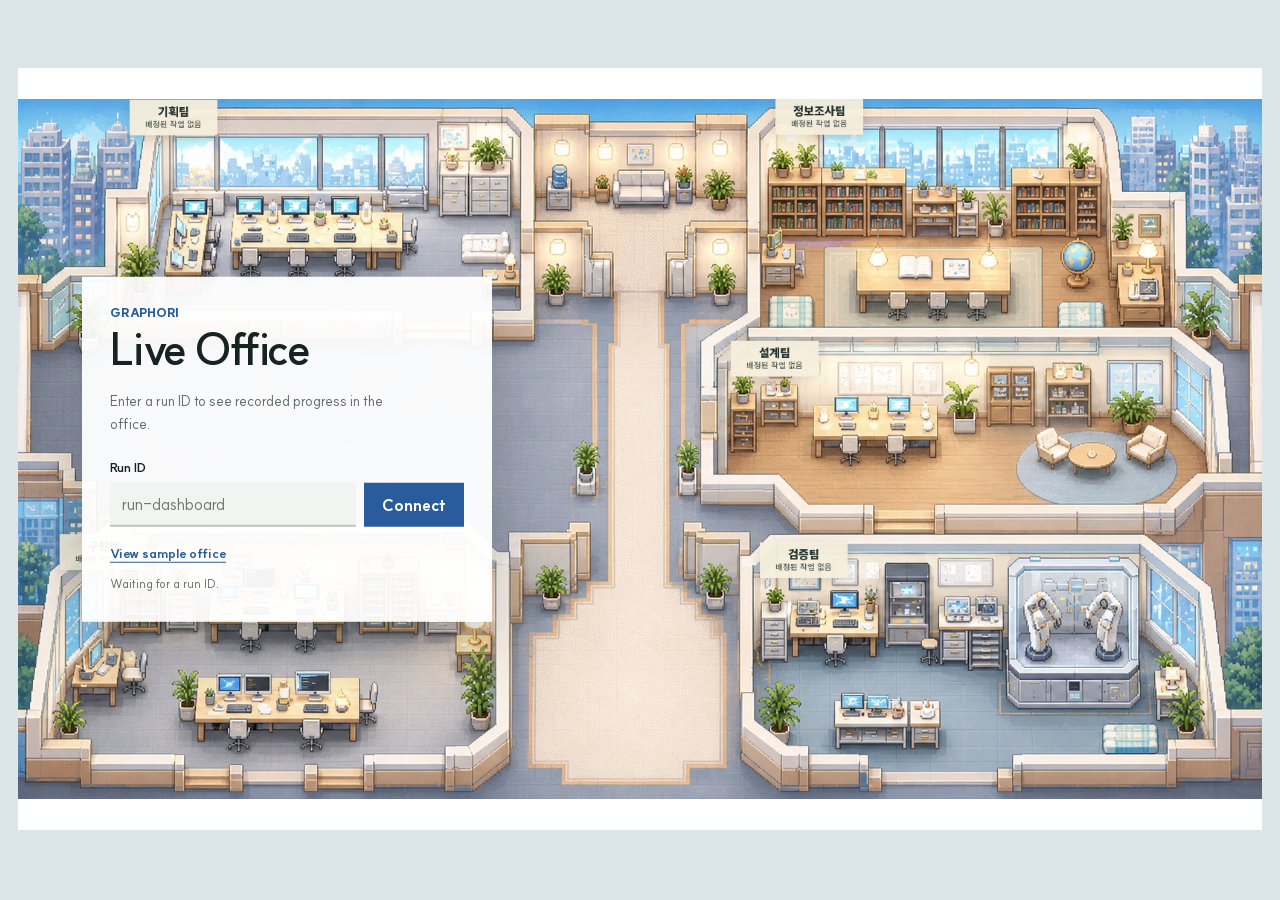
<file: docs/dashboard/index.html>
<!doctype html>
<html lang="en">
<head>
  <meta charset="utf-8">
  <meta name="viewport" content="width=device-width, initial-scale=1">
  <meta name="theme-color" content="#172321">
  <title>Graphori Live Office</title>
  <link rel="stylesheet" href="./tokens.css">
  <link rel="stylesheet" href="./style.css">
</head>
<body data-ui-state="connect">
  <!--
    THESIS: The office is one measured world, not an image stretched inside a dashboard.
    OWN-WORLD: A 1672×941 office stage, warm editorial controls, and spatial truth shown before decoration.
    STORY: Connect to a run, enter the unchanged office scene, then read real work from that same world.
    FIRST VIEWPORT: The undistorted office fills the viewport; a compact connection panel is the only overlay.
    FORM: Living spatial operations room · seed live-office-v2-world-gate.
    FINISH: unreviewed and undocumented is unfinished; this build ends with the finish review, the verdict, and DESIGN.md
  -->
  <main class="live-office" id="live-office">
    <header class="live-hud" id="live-hud" hidden>
      <strong class="wordmark">GRAPHORI</strong>
      <span id="active-run">Waiting to connect</span>
      <button class="graph-summary" id="graph-summary" type="button">Execution graph</button>
      <span class="transport-state" id="transport-state" role="status" aria-live="polite"><i aria-hidden="true"></i>Ready</span>
      <time id="office-clock" aria-label="Current time"></time>
    </header>

    <section class="office-viewport" id="office-viewport" aria-label="Graphori Live Office 공간">
      <div class="world-scroll-space" id="world-scroll-space">
      <div class="office-world" id="office-world" data-world-width="1672" data-world-height="941">
        <img
          class="office-background"
          src="./world/office-background.webp"
          width="1672"
          height="941"
          alt="다섯 팀의 방과 중앙 통로가 있는 밝은 현대 회사"
          draggable="false"
        >
        <div class="environment-layer" id="environment-layer" aria-hidden="true"></div>
        <div class="room-sign-layer" id="room-sign-layer" aria-label="팀 공간"></div>
        <div class="actor-layer" id="actor-layer" aria-label="Graphori 작업자 11명"></div>
        <svg
          class="world-debug debug-layer debug-geometry"
          id="debug-geometry"
          viewBox="0 0 1672 941"
          width="1672"
          height="941"
          aria-label="걸을 수 있는 바닥과 벽, 가구, 문을 표시한 충돌 지도"
          aria-hidden="true"
        ></svg>
        <div class="debug-actor-layer debug-layer" id="debug-actors" aria-label="디버그용 작업자 11명"></div>
        <svg
          class="world-debug debug-layer debug-markers"
          id="debug-markers"
          viewBox="0 0 1672 941"
          width="1672"
          height="941"
          aria-label="작업자 발 위치, 목적지, 실제 경로"
          aria-hidden="true"
        ></svg>
      </div>
      </div>

      <section class="connect-panel" id="connect-panel" aria-labelledby="connect-title">
        <strong class="connect-brand">GRAPHORI</strong>
        <h1 id="connect-title">Live Office</h1>
        <p>Enter a run ID to see recorded progress in the office.</p>
        <form id="connect-form">
          <label for="run-id">Run ID</label>
          <input id="run-id" name="run-id" autocomplete="off" spellcheck="false" placeholder="run-dashboard">
          <button type="submit">Connect</button>
        </form>
        <a href="?demo=1">View sample office</a>
        <p class="connect-status" id="connect-status" role="status" aria-live="polite">Waiting for a run ID.</p>
      </section>

      <aside class="debug-legend" id="debug-legend" hidden aria-label="충돌 지도 범례">
        <strong>WORLD DEBUG</strong>
        <div class="debug-toggles">
          <label><input type="checkbox" data-debug-toggle="walkable" checked><i class="legend-walkable"></i>Walkable</label>
          <label><input type="checkbox" data-debug-toggle="blocked" checked><i class="legend-blocked"></i>Blocked</label>
          <label><input type="checkbox" data-debug-toggle="doors" checked><i class="legend-door"></i>Doors</label>
          <label><input type="checkbox" data-debug-toggle="anchors" checked><i class="legend-anchor"></i>Anchors</label>
          <label><input type="checkbox" data-debug-toggle="anchor-names"><i class="legend-interaction"></i>Anchor names</label>
          <label><input type="checkbox" data-debug-toggle="actors" checked><i class="legend-foot"></i>Actors</label>
          <label><input type="checkbox" data-debug-toggle="actor-names"><i class="legend-foot"></i>Actor names</label>
          <label><input type="checkbox" data-debug-toggle="actor-radius" checked><i class="legend-radius"></i>Actor radius</label>
          <label><input type="checkbox" data-debug-toggle="path" checked><i class="legend-path"></i>Path</label>
          <label><input type="checkbox" data-debug-toggle="rooms"><i class="legend-room"></i>Room bounds</label>
        </div>
        <button id="toggle-debug-ui" type="button" aria-expanded="true">범례 접기</button>
      </aside>

      <section class="path-inspector" id="path-inspector" hidden aria-labelledby="path-inspector-title">
        <div class="path-inspector-heading">
          <strong id="path-inspector-title">A* Path Inspector</strong>
          <output id="path-result">경로를 선택하세요.</output>
        </div>
        <div class="path-controls">
          <label for="path-source">출발 작업자</label>
          <select id="path-source"></select>
          <label for="path-destination">목적지</label>
          <select id="path-destination"></select>
          <button id="trace-path" type="button">경로 보기</button>
          <button id="play-path" type="button">실제 이동</button>
        </div>
        <div class="path-presets" aria-label="방 사이 경로 표본">
          <button type="button" data-route-set="required">3개 경로 함께 보기</button>
          <button type="button" data-route="planning-lead:verification-console-a">기획 → 검증</button>
          <button type="button" data-route="research-member-a:engineering-desk-a">정보조사 → 구현</button>
          <button type="button" data-route="design-member-a:plan-console-a">설계 → 기획</button>
        </div>
      </section>
    </section>

    <footer class="live-footer" id="live-footer" hidden>
      <button class="event-ticker" id="event-ticker" type="button" aria-label="최근 사건 자세히 보기">
        <time id="event-time">--:--:--</time>
        <span id="event-type">run_created</span>
        <strong id="event-summary">The office is waiting for the next event.</strong>
      </button>
      <div class="verified-progress" aria-label="검증 진행">
        <span id="progress-label">Verified 0 / 0</span>
        <span class="progress-track" aria-hidden="true"><i id="progress-fill"></i></span>
      </div>
    </footer>

    <aside class="office-inspector" id="office-inspector" hidden aria-labelledby="inspector-title">
      <button class="inspector-close" id="inspector-close" type="button" aria-label="Close details">Close</button>
      <p class="inspector-kicker" id="inspector-kicker">Worker</p>
      <h2 id="inspector-title">Selected information</h2>
      <div class="inspector-body" id="inspector-body"></div>
    </aside>
  </main>
  <script src="./app.js" type="module"></script>
</body>
</html>
</file>
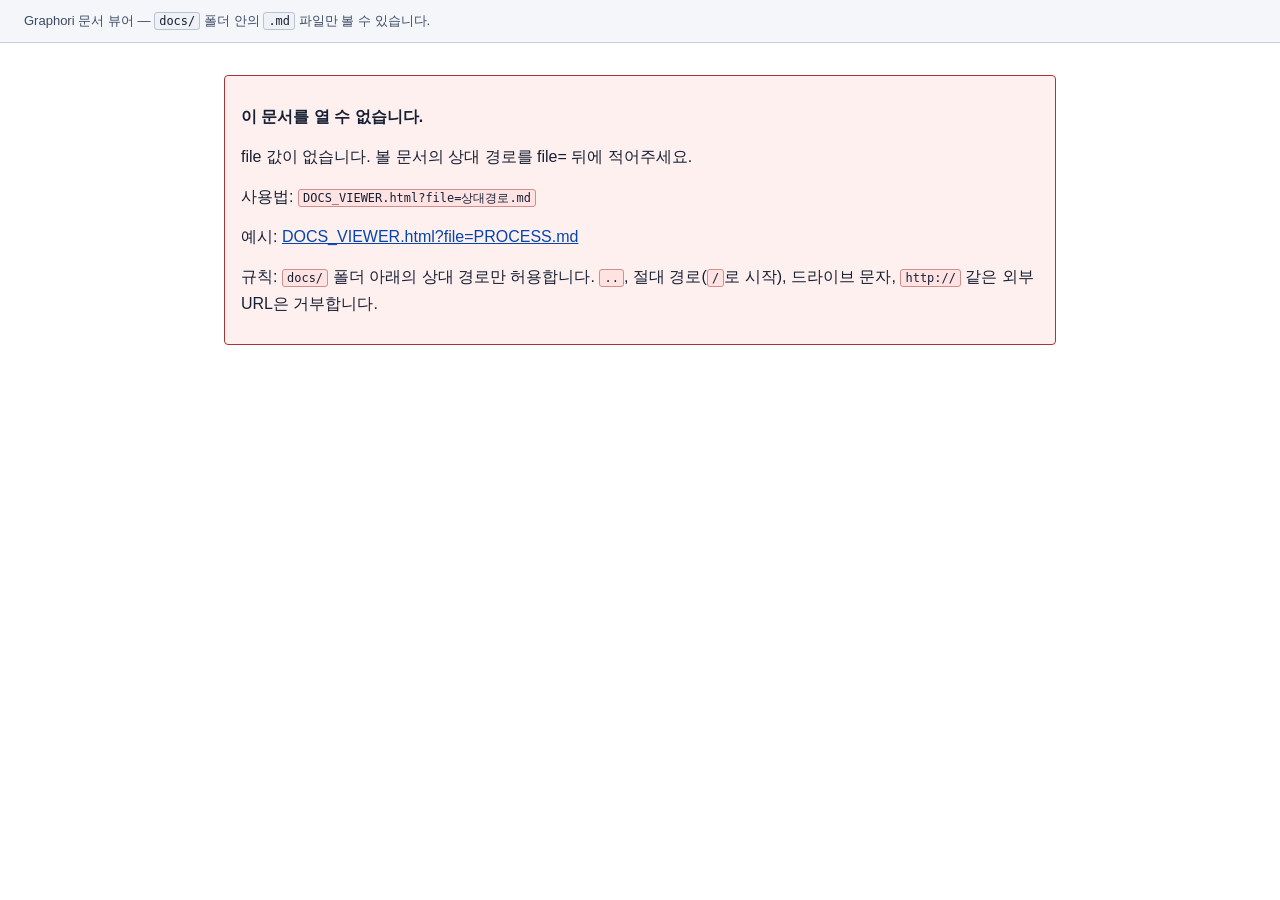
<file: docs/DOCS_VIEWER.html>
<!doctype html>
<html lang="ko">
<head>
<meta charset="utf-8">
<meta name="viewport" content="width=device-width, initial-scale=1">
<title>Graphori 문서 뷰어</title>
<style>
  /*
    이 페이지는 항상 밝은 테마로 고정한다.
    file:// 로 Markdown을 직접 열면 브라우저/뷰어가 어두운 테마를
    강제로 씌워서 흰 배경에 흰 글씨(또는 그 반대)가 되는 문제가
    있었기 때문에, 색을 전부 명시적으로 지정하고 color-scheme도
    light로 고정한다.
  */
  :root { color-scheme: light; }
  html, body { background: #ffffff; color: #172033; }
  * { box-sizing: border-box; }
  body {
    margin: 0;
    font-family: "Malgun Gothic", "Apple SD Gothic Neo", "Noto Sans KR", "Segoe UI", sans-serif;
    line-height: 1.7;
    background: #ffffff;
    color: #172033;
  }
  main {
    max-width: 880px;
    margin: 0 auto;
    padding: 32px 24px 96px;
    overflow-wrap: anywhere;
    word-break: break-word;
  }
  .topbar {
    background: #f4f6fa;
    border-bottom: 1px solid #c3cddc;
    padding: 10px 24px;
    font-size: 13px;
    color: #3b4a63;
  }
  .topbar a { color: #0645ad; }
  h1, h2, h3, h4, h5, h6 {
    color: #172033;
    line-height: 1.35;
    margin: 1.6em 0 .6em;
  }
  h1 { margin-top: 0; border-bottom: 2px solid #172033; padding-bottom: .35em; font-size: 1.7em; }
  h2 { font-size: 1.35em; border-bottom: 1px solid #b8c3d1; padding-bottom: .25em; }
  h3 { font-size: 1.15em; }
  p { margin: .8em 0; color: #172033; }
  a { color: #0645ad; text-decoration: underline; }
  a:visited { color: #4b2e83; }
  strong { color: #172033; }
  code {
    color: #172033;
    background: #eef2f7;
    border: 1px solid #b8c3d1;
    border-radius: 3px;
    padding: .1em .35em;
    font-size: .92em;
    overflow-wrap: anywhere;
  }
  pre {
    color: #172033;
    background: #eef2f7;
    border: 1px solid #8795a8;
    border-radius: 6px;
    padding: 16px;
    white-space: pre-wrap;
    overflow-wrap: anywhere;
    word-break: break-word;
  }
  pre code { background: none; border: none; padding: 0; }
  .table-wrap { overflow-x: auto; margin: 1em 0 1.5em; }
  table { width: 100%; border-collapse: collapse; background: #ffffff; }
  th, td {
    color: #172033;
    border: 1px solid #66758a;
    padding: 8px 10px;
    text-align: left;
    vertical-align: top;
    overflow-wrap: anywhere;
  }
  th { background: #e6ebf2; font-weight: 700; }
  ul, ol { padding-left: 1.6em; color: #172033; }
  li { margin: .3em 0; }
  blockquote {
    border-left: 4px solid #0645ad;
    margin: 1em 0;
    padding: .2em 16px;
    color: #172033;
    background: #f4f6fa;
  }
  hr { border: none; border-top: 1px solid #b8c3d1; margin: 2em 0; }
  .status { color: #172033; background: #fff8d6; border: 1px solid #806b00; padding: 10px 14px; border-radius: 4px; }
  .error {
    color: #7a1f1f;
    background: #fff0f0;
    border: 1px solid #a33;
    padding: 14px 16px;
    border-radius: 4px;
    line-height: 1.7;
  }
  .error code { background: #ffe3e3; border-color: #cf8f8f; }
</style>
</head>
<body>
<div class="topbar">Graphori 문서 뷰어 &mdash; <code>docs/</code> 폴더 안의 <code>.md</code> 파일만 볼 수 있습니다.</div>
<main id="content"><p class="status">문서를 불러오는 중...</p></main>
<script>
(function () {
  "use strict";

  /*
   * 허용 규칙(반드시 전부 통과해야 안전한 경로로 취급한다):
   *  - 문자열이고 길이가 1~260자
   *  - NUL 문자를 포함하지 않는다
   *  - ".." 를 포함하지 않는다 (상위 폴더 이동 차단)
   *  - "\\" 역슬래시를 포함하지 않는다 (Windows 경로 차단)
   *  - ":" 콜론을 포함하지 않는다 (드라이브 문자, file:, http: 같은 URL 스킴 차단)
   *  - "/" 로 시작하지 않는다 (절대 경로 차단)
   *  - 허용 문자([A-Za-z0-9._/-])만 사용하고 ".md" 로 끝난다
   *  - "//" 연속 슬래시를 포함하지 않는다 (프로토콜 상대 URL, 빈 경로 조각 차단)
   */
  var MD_PATH_ALLOWLIST_RE = /^[A-Za-z0-9][A-Za-z0-9._/-]*\.md$/;

  function isSafeDocPath(raw) {
    if (typeof raw !== "string") return false;
    if (raw.length === 0 || raw.length > 260) return false;
    if (raw.indexOf(" ") !== -1) return false;
    if (raw.indexOf("..") !== -1) return false;
    if (raw.indexOf("\\") !== -1) return false;
    if (raw.indexOf(":") !== -1) return false;
    if (raw.charAt(0) === "/") return false;
    if (raw.indexOf("//") !== -1) return false;
    if (!MD_PATH_ALLOWLIST_RE.test(raw)) return false;
    return true;
  }

  function escapeHtml(s) {
    return s.replace(/&/g, "&amp;").replace(/</g, "&lt;").replace(/>/g, "&gt;").replace(/"/g, "&quot;");
  }

  function isSafeHref(href) {
    var m = href.match(/^([a-zA-Z][a-zA-Z0-9+.\-]*):/);
    if (!m) return true; // 상대 링크, 앵커(#) 등은 허용
    var scheme = m[1].toLowerCase();
    return scheme === "http" || scheme === "https" || scheme === "mailto";
  }

  function inline(raw) {
    var s = escapeHtml(raw);
    s = s.replace(/`([^`]+)`/g, "<code>$1</code>");
    s = s.replace(/\[([^\]]+)\]\(([^)\s]+)\)/g, function (full, text, href) {
      if (!isSafeHref(href)) return text;
      return '<a href="' + href + '" rel="noopener noreferrer">' + text + "</a>";
    });
    s = s.replace(/\*\*([^*]+)\*\*/g, "<strong>$1</strong>");
    s = s.replace(/(^|[^*])\*([^*]+)\*/g, "$1<em>$2</em>");
    return s;
  }

  function render(md) {
    var lines = md.replace(/\r\n?/g, "\n").split("\n");
    var out = [];
    var i = 0;
    var listStack = []; // {type: 'ul'|'ol'}

    function closeLists() {
      while (listStack.length) {
        out.push("</" + listStack.pop().type + ">");
      }
    }

    while (i < lines.length) {
      var line = lines[i];

      if (/^\s*```/.test(line)) {
        closeLists();
        var buf = [];
        i++;
        while (i < lines.length && !/^\s*```/.test(lines[i])) { buf.push(lines[i]); i++; }
        i++;
        out.push("<pre><code>" + escapeHtml(buf.join("\n")) + "</code></pre>");
        continue;
      }

      if (/^\|.*\|?\s*$/.test(line) && i + 1 < lines.length && /^\|?\s*:?-+:?\s*(\|\s*:?-+:?\s*)*\|?\s*$/.test(lines[i + 1])) {
        closeLists();
        var headerRow = line;
        i += 2;
        var bodyRows = [];
        while (i < lines.length && /^\|/.test(lines[i])) { bodyRows.push(lines[i]); i++; }
        var cells = function (r) {
          return r.replace(/^\|/, "").replace(/\|\s*$/, "").split("|").map(function (x) { return x.trim(); });
        };
        var thead = "<tr>" + cells(headerRow).map(function (c) { return "<th>" + inline(c) + "</th>"; }).join("") + "</tr>";
        var tbody = bodyRows.map(function (r) {
          return "<tr>" + cells(r).map(function (c) { return "<td>" + inline(c) + "</td>"; }).join("") + "</tr>";
        }).join("");
        out.push('<div class="table-wrap"><table><thead>' + thead + "</thead><tbody>" + tbody + "</tbody></table></div>");
        continue;
      }

      var h = line.match(/^(#{1,6})\s+(.+)/);
      if (h) {
        closeLists();
        var level = h[1].length;
        out.push("<h" + level + ">" + inline(h[2]) + "</h" + level + ">");
        i++;
        continue;
      }

      if (/^\s*(---+|\*\*\*+|___+)\s*$/.test(line)) {
        closeLists();
        out.push("<hr>");
        i++;
        continue;
      }

      var bq = line.match(/^>\s?(.*)/);
      if (bq) {
        closeLists();
        var qbuf = [inline(bq[1])];
        i++;
        while (i < lines.length && /^>\s?/.test(lines[i])) {
          qbuf.push(inline(lines[i].replace(/^>\s?/, "")));
          i++;
        }
        out.push("<blockquote><p>" + qbuf.join("<br>") + "</p></blockquote>");
        continue;
      }

      var ol = line.match(/^(\s*)\d+\.\s+(.+)/);
      var ul = line.match(/^(\s*)[-*]\s+(.+)/);
      if (ol || ul) {
        var type = ol ? "ol" : "ul";
        var text = ol ? ol[2] : ul[2];
        if (!listStack.length || listStack[listStack.length - 1].type !== type) {
          closeLists();
          out.push("<" + type + ">");
          listStack.push({ type: type });
        }
        out.push("<li>" + inline(text) + "</li>");
        i++;
        continue;
      }

      if (!line.trim()) {
        closeLists();
        i++;
        continue;
      }

      closeLists();
      out.push("<p>" + inline(line) + "</p>");
      i++;
    }
    closeLists();
    return out.join("\n");
  }

  function showError(message) {
    document.getElementById("content").innerHTML =
      '<div class="error"><p><strong>이 문서를 열 수 없습니다.</strong></p><p>' + escapeHtml(message) + "</p>" +
      "<p>사용법: <code>DOCS_VIEWER.html?file=상대경로.md</code></p>" +
      "<p>예시: <a href=\"DOCS_VIEWER.html?file=PROCESS.md\">DOCS_VIEWER.html?file=PROCESS.md</a></p>" +
      "<p>규칙: <code>docs/</code> 폴더 아래의 상대 경로만 허용합니다. " +
      "<code>..</code>, 절대 경로(<code>/</code>로 시작), 드라이브 문자, " +
      "<code>http://</code> 같은 외부 URL은 거부합니다.</p></div>";
  }

  function loadDoc(path) {
    var xhr = new XMLHttpRequest();
    xhr.open("GET", path, true);
    xhr.onload = function () {
      if (xhr.status === 0 || (xhr.status >= 200 && xhr.status < 300)) {
        document.title = path + " — Graphori 문서 뷰어";
        document.getElementById("content").innerHTML = render(xhr.responseText);
      } else {
        showError("파일을 불러오는 중 오류가 발생했습니다 (HTTP " + xhr.status + "). 경로: " + path);
      }
    };
    xhr.onerror = function () {
      showError("파일을 읽지 못했습니다. docs 폴더 안에 그 파일이 실제로 있는지 확인하세요. 경로: " + path);
    };
    xhr.send();
  }

  var params = new URLSearchParams(window.location.search);
  var file = params.get("file");

  if (!file) {
    showError("file 값이 없습니다. 볼 문서의 상대 경로를 file= 뒤에 적어주세요.");
  } else if (!isSafeDocPath(file)) {
    showError("허용되지 않는 경로입니다: " + file);
  } else {
    loadDoc(file);
  }
})();
</script>
</body>
</html>
</file>
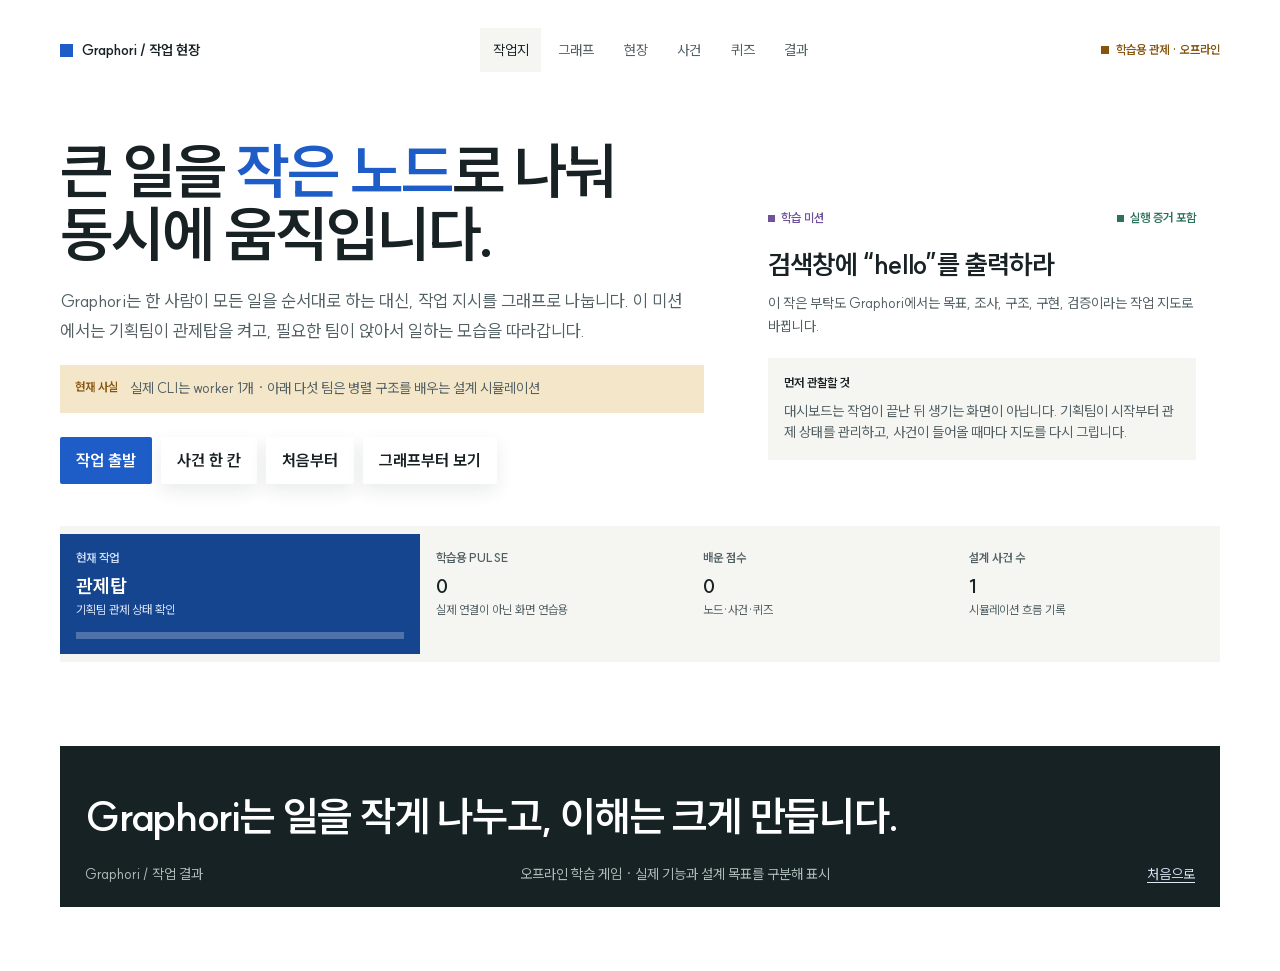
<file: docs/GRAPHORI_LEARNING_GAME.html>
<!doctype html>
<html lang="ko">
<head>
  <meta charset="utf-8">
  <meta name="viewport" content="width=device-width, initial-scale=1">
  <meta name="description" content="Graphori의 그래프 기반 병렬 작업과 실제 산출물을 픽셀 오피스 게임으로 배우는 오프라인 미션">
  <title>Graphori / 작업을 따라가는 안내서</title>
  <link rel="stylesheet" href="../tokens.css">
  <style id="graphori-workroom-style">
    /* Graphori's replacement visual world: a flat work order and a real workroom. */
    :root { color-scheme: light; }
    *, *::before, *::after { box-sizing: border-box; }
    html { min-width: 320px; overflow-x: clip; scroll-behavior: smooth; }
    body {
      min-width: 320px;
      margin: 0;
      overflow-x: clip;
      color: var(--color-text);
      background: #fff;
      font-family: var(--font-ui);
      font-size: var(--text-md);
      line-height: 1.5;
    }
    button, a, summary { font: inherit; }
    button { color: inherit; }
    a { color: var(--color-cyan); text-decoration-thickness: 1px; text-underline-offset: .2em; }
    a:hover { color: var(--color-cyan-deep); }
    button:focus-visible, a:focus-visible, summary:focus-visible {
      outline: 3px solid var(--color-amber);
      outline-offset: 3px;
    }
    h1, h2, h3, p { min-width: 0; margin: 0; }
    h1, h2, h3 { font-style: normal; text-wrap: pretty; word-break: keep-all; overflow-wrap: normal; }
    h1 { font-size: clamp(2.35rem, 4.8vw, 3.8rem); line-height: 1.04; letter-spacing: -.035em; }
    h2 { font-size: clamp(1.8rem, 3.1vw, 2.45rem); line-height: 1.14; letter-spacing: -.03em; }
    h3 { font-size: var(--text-xl); line-height: 1.2; letter-spacing: -.025em; }
    code, pre { font-family: var(--font-ui); font-variant-numeric: tabular-nums; }
    code { color: var(--color-cyan-deep); font-weight: 600; }
    pre { margin: 0; white-space: pre-wrap; overflow-wrap: anywhere; }
    [hidden] { display: none !important; }

    .app-shell { width: min(1160px, calc(100% - 40px)); margin: 0 auto; padding: 28px 0 64px; }
    .topbar {
      display: grid;
      grid-template-columns: auto minmax(0, 1fr) auto;
      gap: var(--space-5);
      align-items: center;
      padding-bottom: 14px;
    }
    .brand { display: inline-flex; align-items: center; gap: 9px; color: var(--color-text); font-size: var(--text-sm); font-weight: 700; text-decoration: none; white-space: nowrap; }
    .brand-mark { display: inline-block; width: 13px; height: 13px; background: var(--color-cyan); image-rendering: pixelated; }
    .mission-tabs { display: flex; flex-wrap: wrap; gap: 4px; justify-content: center; }
    .mission-tabs button { min-height: 2.5rem; padding: .65rem .8rem; border: 0; border-radius: 0; color: var(--color-text-muted); background: transparent; cursor: pointer; font-size: var(--text-sm); white-space: nowrap; }
    .mission-tabs button:hover, .mission-tabs button[aria-selected="true"] { color: var(--color-text); background: var(--color-surface-soft); }
    .top-status { display: inline-flex; align-items: center; gap: 7px; color: var(--color-green); font-size: var(--text-xs); font-weight: 700; white-space: nowrap; }
    .top-status::before { width: 8px; height: 8px; background: var(--color-green); content: ""; }
    .top-status.simulation-status { color: var(--color-amber); }
    .top-status.simulation-status::before { background: var(--color-amber); }

    .hero {
      display: grid;
      grid-template-columns: minmax(0, 1.15fr) minmax(18rem, .85fr);
      gap: var(--space-10);
      align-items: end;
      padding: 54px 0 42px;
    }
    .hero-copy { max-width: 47rem; }
    .hero h1 span { color: var(--color-cyan); }
    .hero-lede { max-width: 39rem; margin-top: var(--space-5); color: var(--color-text-muted); font-size: clamp(1rem, 1.35vw, 1.1rem); line-height: 1.7; }
    .truth-callout { display: grid; grid-template-columns: auto minmax(0, 1fr); gap: var(--space-3); align-items: start; max-width: 42rem; margin-top: var(--space-5); padding: 13px 15px; color: var(--color-text-muted); background: var(--color-amber-wash); font-size: var(--text-sm); line-height: 1.55; box-shadow: inset 0 3px 0 var(--color-amber); }
    .truth-callout strong { color: var(--color-amber); font-size: var(--text-xs); font-weight: 700; white-space: nowrap; }
    .hero-actions { display: flex; flex-wrap: wrap; gap: 9px; align-items: center; margin-top: var(--space-6); }
    .action-button, .mode-button, .answer, .upgrade-button, .map-node { border: 0; border-radius: 2px; cursor: pointer; }
    .action-button, .mode-button, .answer { min-height: 2.8rem; padding: .72rem 1rem; font-weight: 700; white-space: nowrap; }
    .action-button { color: #fff; background: var(--color-cyan); }
    .action-button:hover { color: #fff; background: var(--color-cyan-deep); }
    .action-button.secondary { color: var(--color-text); background: var(--color-surface-raised); box-shadow: 0 7px 18px rgb(17 30 32 / 9%); }
    .action-button.secondary:hover { color: var(--color-cyan-deep); background: #fff; }
    .jump-action { display: inline-flex; align-items: center; justify-content: center; text-decoration: none; }
    .action-button:disabled, .mode-button:disabled, .answer:disabled { cursor: not-allowed; opacity: .46; }

    .brief-card { padding: var(--space-6); background: var(--color-surface-raised); box-shadow: var(--shadow-soft); }
    .brief-card-head { display: flex; flex-wrap: wrap; gap: var(--space-2); align-items: center; justify-content: space-between; }
    .truth-label { display: inline-flex; align-items: center; gap: 6px; min-height: 1.4rem; color: var(--color-text-muted); font-size: var(--text-xs); font-weight: 700; white-space: nowrap; }
    .truth-label::before { width: 7px; height: 7px; background: currentColor; content: ""; }
    .truth-label.real { color: var(--color-green); }
    .truth-label.design { color: var(--color-violet); }
    .truth-label.todo { color: var(--color-pink); }
    .brief-card h2 { margin-top: var(--space-5); font-size: var(--text-xl); }
    .brief-card p { margin-top: var(--space-3); color: var(--color-text-muted); font-size: var(--text-sm); line-height: 1.65; }
    .brief-request { margin-top: var(--space-5); padding: var(--space-4); color: var(--color-text-muted); background: var(--color-surface-soft); font-size: var(--text-sm); line-height: 1.55; }
    .brief-request strong { display: block; margin-bottom: var(--space-2); color: var(--color-text); font-size: var(--text-xs); font-weight: 700; }

    .control-strip { display: grid; grid-template-columns: minmax(0, 1.35fr) repeat(3, minmax(7rem, 1fr)); gap: 3px; padding: 3px; background: var(--color-ink); }
    .control-cell { min-width: 0; padding: 15px 16px; background: var(--color-surface-raised); }
    .control-cell.primary-cell { color: #fff; background: var(--color-cyan-deep); }
    .control-label { display: block; color: var(--color-text-muted); font-size: var(--text-xs); font-weight: 700; }
    .primary-cell .control-label { color: #cbdcf7; }
    .control-value { display: block; margin-top: 8px; color: var(--color-text); font-size: var(--text-lg); font-weight: 700; line-height: 1.2; overflow-wrap: anywhere; }
    .primary-cell .control-value { color: #fff; }
    .control-note { display: block; margin-top: 4px; color: var(--color-text-muted); font-size: var(--text-xs); line-height: 1.4; }
    .primary-cell .control-note { color: #dbe6f8; }
    .progress-track { height: 7px; margin-top: 13px; overflow: hidden; background: rgb(255 255 255 / 24%); }
    .progress-fill { width: 100%; height: 100%; background: #fff; transform-origin: left center; transition: transform var(--dur-mid) var(--ease-out); transform: scaleX(var(--progress, 0)); }

    .section { --section-accent: var(--color-cyan); margin-top: 74px; scroll-margin-top: 1rem; }
    #office { --section-accent: var(--color-amber); }
    #timeline { --section-accent: var(--color-green); }
    #check { --section-accent: var(--color-violet); }
    #debrief { --section-accent: var(--color-green); }
    .section-head { display: grid; grid-template-columns: minmax(0, .82fr) minmax(0, 1.18fr); gap: var(--space-8); align-items: end; margin-bottom: 24px; }
    .section-head p { max-width: 42rem; color: var(--color-text-muted); line-height: 1.65; }
    .section-head h2 { margin-top: var(--space-2); }
    .section-head strong { color: var(--section-accent); white-space: nowrap; }
    #map-title, #timeline-title { white-space: nowrap; font-size: clamp(1.55rem, 2.45vw, 2.05rem); }
    .section-note { justify-self: end; }
    .section-note strong { display: block; margin-bottom: var(--space-2); color: var(--color-text); font-size: var(--text-sm); font-weight: 700; }
    .section-note span { display: block; color: var(--color-text-muted); font-size: var(--text-sm); }

    .map-frame { padding: 19px; background: var(--color-surface-raised); box-shadow: var(--shadow-soft); }
    .map-toolbar { display: flex; flex-wrap: wrap; gap: var(--space-2); align-items: center; justify-content: space-between; padding-bottom: 16px; }
    .map-toolbar-copy { color: var(--color-text-muted); font-size: var(--text-sm); }
    .scene-next { min-height: 2.5rem; padding: .55rem .8rem; border: 0; border-radius: 0; color: var(--color-cyan-deep); background: var(--color-cyan-panel); cursor: pointer; font-size: var(--text-sm); font-weight: 700; }
    .scene-next:hover { color: #fff; background: var(--color-cyan); }
    .map-legend { display: flex; flex-wrap: wrap; gap: var(--space-3); color: var(--color-text-dim); font-size: var(--text-xs); }
    .legend-item { display: inline-flex; align-items: center; gap: 6px; white-space: nowrap; }
    .legend-swatch { display: inline-block; width: 9px; height: 9px; }
    .legend-swatch.real { background: var(--color-green); }
    .legend-swatch.design { background: var(--color-violet); }
    .legend-swatch.working { background: var(--color-cyan); }
    .graph-map { display: grid; gap: 0; padding: 34px 16px; background: var(--color-ink-deep); }
    .map-row { display: flex; justify-content: center; min-width: 0; }
    .map-connector { display: flex; min-height: 3.4rem; align-items: center; justify-content: center; gap: var(--space-3); color: #9db0b0; font-size: var(--text-xs); font-weight: 700; }
    .map-connector::before, .map-connector::after { width: min(18vw, 9rem); height: 2px; background: #4a6667; content: ""; }
    .map-connector span { display: inline-flex; align-items: center; min-height: 1.7rem; padding: .25rem .5rem; color: #d4dfd9; background: #213334; white-space: nowrap; }
    .parallel-row { display: grid; grid-template-columns: minmax(0, 1fr) minmax(8rem, .5fr) minmax(0, 1fr); gap: var(--space-3); align-items: center; max-width: 54rem; margin: 0 auto; }
    .parallel-label { display: grid; place-items: center; min-height: 5rem; padding: var(--space-3); color: var(--color-cyan-deep); background: var(--color-cyan-panel); text-align: center; }
    .parallel-label strong { display: block; font-size: var(--text-md); }
    .parallel-label span { display: block; margin-top: var(--space-1); color: var(--color-text-muted); font-size: var(--text-xs); }
    .map-output { min-height: 5rem; padding: var(--space-3); color: #f4edf9; background: #4d3869; }
    .map-output strong { display: block; margin-top: var(--space-2); color: #fff; font-size: var(--text-md); }
    .map-output small { display: block; margin-top: var(--space-1); color: #e2d8ee; font-size: var(--text-xs); }
    .map-node { display: grid; grid-template-columns: minmax(0, 1fr) auto; gap: var(--space-3); width: min(100%, 25rem); min-height: 7rem; padding: var(--space-4); color: var(--color-text); background: var(--color-surface-raised); text-align: left; box-shadow: 0 8px 18px rgb(0 0 0 / 16%); }
    .map-node:hover { background: #fff; }
    .map-node.selected { box-shadow: inset 0 4px 0 var(--color-amber), 0 8px 18px rgb(0 0 0 / 16%); }
    .map-node.is-working { background: var(--color-cyan-panel); }
    .map-node.is-done { background: var(--color-green-panel); }
    .map-node.is-pass { background: var(--color-violet-panel); }
    .map-node.is-locked { opacity: .58; }
    .node-role { display: block; color: var(--color-cyan); font-size: var(--text-xs); font-weight: 700; letter-spacing: .01em; }
    .map-node h3 { margin-top: var(--space-2); font-size: var(--text-lg); }
    .map-node small { display: block; margin-top: var(--space-2); color: var(--color-text-muted); font-size: var(--text-xs); line-height: 1.4; }
    .node-status { align-self: start; color: var(--color-text-muted); font-size: var(--text-xs); font-weight: 700; white-space: nowrap; }
    .is-working .node-status { color: var(--color-cyan-deep); }
    .is-done .node-status { color: var(--color-green); }
    .is-pass .node-status { color: var(--color-violet); }
    .node-detail { display: grid; grid-template-columns: minmax(0, 1fr) minmax(16rem, .7fr); gap: var(--space-6); margin-top: 18px; padding: 18px 3px 0; background: var(--color-surface-raised); }
    .node-detail h3 { margin-top: var(--space-2); }
    .node-detail p { margin-top: var(--space-3); color: var(--color-text-muted); line-height: 1.7; }
    .detail-list { display: grid; gap: 3px; margin: 0; }
    .detail-list div { padding: var(--space-3); background: var(--color-surface-soft); }
    .detail-list dt { color: var(--color-text-dim); font-size: var(--text-xs); font-weight: 700; }
    .detail-list dd { margin: var(--space-1) 0 0; color: var(--color-text); font-size: var(--text-sm); line-height: 1.4; overflow-wrap: anywhere; }

    .truth-grid { display: grid; grid-template-columns: repeat(2, minmax(0, 1fr)); gap: 12px; margin-top: 14px; }
    .truth-panel { min-width: 0; padding: 21px; background: var(--color-surface-raised); box-shadow: 0 8px 18px rgb(17 30 32 / 8%); }
    .truth-panel.real-panel { box-shadow: inset 0 4px 0 var(--color-green), 0 8px 18px rgb(17 30 32 / 8%); }
    .truth-panel.design-panel { box-shadow: inset 0 4px 0 var(--color-violet), 0 8px 18px rgb(17 30 32 / 8%); }
    .truth-panel h3 { margin-top: var(--space-4); }
    .truth-panel p { margin-top: var(--space-3); color: var(--color-text-muted); line-height: 1.65; }
    .fact-list { display: grid; gap: var(--space-2); margin: var(--space-5) 0 0; padding: 0; list-style: none; }
    .fact-list li { display: grid; grid-template-columns: auto minmax(0, 1fr); gap: var(--space-2); align-items: start; color: var(--color-text-muted); font-size: var(--text-sm); line-height: 1.45; }
    .fact-list li::before { width: 8px; height: 8px; margin-top: .42rem; background: var(--color-green); content: ""; }
    .design-panel .fact-list li::before { background: var(--color-violet); }
    .evidence-line { margin-top: var(--space-5); padding: var(--space-3); color: #dbe6f8; background: var(--color-ink); font-size: var(--text-sm); line-height: 1.5; overflow-wrap: anywhere; }
    .evidence-line code { color: #fff; }

    .office-shell { padding: 21px; background: var(--color-surface-raised); box-shadow: var(--shadow-soft); }
    .office-head { display: flex; flex-wrap: wrap; gap: var(--space-3); align-items: end; justify-content: space-between; padding-bottom: 18px; }
    .office-head p { max-width: 39rem; color: var(--color-text-muted); line-height: 1.6; }
    .office-head .scene-next { color: var(--color-amber); background: var(--color-amber-wash); }
    .office-head .scene-next:hover { color: #fff; background: var(--color-amber); }
    .office-floor { position: relative; display: grid; grid-template-columns: repeat(5, minmax(0, 1fr)); gap: 4px; margin-top: 5px; padding: 4px; background: var(--color-ink-deep); }
    .office-agent { display: grid; grid-template-rows: minmax(10rem, 1fr) auto auto; min-width: 0; min-height: 18rem; padding: 8px 6px 10px; background: var(--color-office); cursor: pointer; }
    .office-agent:hover, .office-agent.selected { background: #354b4a; box-shadow: inset 0 4px 0 var(--color-amber); }
    .office-agent.is-working { background: var(--color-office-working); box-shadow: inset 0 4px 0 var(--color-cyan); }
    .office-agent.is-done { background: var(--color-office-done); box-shadow: inset 0 4px 0 var(--color-green); }
    .desk-scene { position: relative; display: grid; min-height: 10rem; place-items: end center; overflow: hidden; }
    .desk { position: absolute; right: 5%; bottom: 1.6rem; left: 5%; height: .75rem; border: 3px solid var(--color-black-pixel); background: var(--color-desk); image-rendering: pixelated; }
    .desk::before { position: absolute; right: 10%; bottom: -2rem; width: .45rem; height: 2rem; background: var(--color-desk-dark); box-shadow: -4.2rem 0 var(--color-desk-dark); content: ""; }
    .desk::after { position: absolute; right: 17%; bottom: .75rem; width: 2rem; height: 1.3rem; border: 3px solid var(--color-black-pixel); background: var(--color-screen); box-shadow: inset 0 0 0 3px var(--color-cyan-deep); content: ""; }
    .role-sprite { position: relative; z-index: 2; display: block; width: min(100%, 10.5rem); aspect-ratio: 1; background-position: 0 0; background-repeat: no-repeat; background-size: 200% 200%; image-rendering: pixelated; }
    .office-agent.is-working .role-sprite { animation: role-working 1.8s steps(1, end) infinite; }
    .office-agent.is-done .role-sprite { animation: role-finished 2.8s steps(1, end) infinite; }
    .office-name { display: block; overflow: hidden; color: #fff; font-size: var(--text-sm); font-weight: 700; text-align: center; text-overflow: ellipsis; white-space: nowrap; }
    .office-status { display: block; margin-top: var(--space-1); color: #b9c7c4; font-size: var(--text-xs); text-align: center; }
    .office-status::before { color: #718684; content: "• "; }
    .is-working .office-status { color: #cfe0ff; }
    .is-working .office-status::before { color: #79a5ee; }
    .is-working .office-status::after { color: #cfe0ff; content: " · 도구 활성"; }
    .is-done .office-status { color: #c4e2d1; }
    .office-messenger { position: absolute; inset: 0; z-index: 8; pointer-events: none; }
    .messenger-avatar { position: absolute; top: var(--messenger-y, 52%); left: var(--messenger-x, 8%); display: block; width: clamp(2.4rem, 7vw, 5.2rem); aspect-ratio: 3 / 4; background-image: url("../assets/graphori-messenger-sheet.png"); background-position: 0 0; background-repeat: no-repeat; background-size: 400% 200%; image-rendering: pixelated; transform: translate(-50%, -50%); transition: top 700ms var(--ease-in-out), left 700ms var(--ease-in-out); }
    .messenger-avatar.is-walking { animation: messenger-walk 1s steps(4, end) infinite; }
    .messenger-avatar.is-speaking { animation: messenger-talk 1.3s steps(4, end) infinite; }
    .messenger-bubble { position: absolute; top: var(--bubble-y, 24%); left: var(--bubble-x, 8%); max-width: min(15rem, 42%); padding: .6rem .7rem; color: #fff; background: rgb(13 23 25 / 92%); box-shadow: 0 8px 18px rgb(0 0 0 / 22%); font-size: var(--text-xs); line-height: 1.45; transform: translate(-50%, -100%); transition: top 700ms var(--ease-in-out), left 700ms var(--ease-in-out); }
    .messenger-bubble::after { position: absolute; bottom: -6px; left: 20%; width: 12px; height: 12px; background: rgb(13 23 25 / 92%); content: ""; transform: rotate(45deg); }
    .messenger-bubble[hidden] { display: none; }
    @keyframes role-working { 0%, 24.99% { background-position: 0 0; } 25%, 49.99% { background-position: 100% 0; } 50%, 74.99% { background-position: 0 100%; } 75%, 100% { background-position: 100% 100%; } }
    @keyframes role-finished { 0%, 49.99% { background-position: 0 0; } 50%, 100% { background-position: 100% 0; } }
    @keyframes messenger-walk { 0%, 24.99% { background-position: 0 0; } 25%, 49.99% { background-position: 33.333% 0; } 50%, 74.99% { background-position: 66.666% 0; } 75%, 100% { background-position: 100% 0; } }
    @keyframes messenger-talk { 0%, 24.99% { background-position: 0 100%; } 25%, 49.99% { background-position: 33.333% 100%; } 50%, 74.99% { background-position: 66.666% 100%; } 75%, 100% { background-position: 100% 100%; } }

    .lab-grid { display: grid; grid-template-columns: minmax(0, 1.1fr) minmax(18rem, .9fr); gap: 12px; align-items: start; }
    .lab-panel { min-width: 0; padding: 21px; background: var(--color-surface-raised); box-shadow: 0 8px 18px rgb(17 30 32 / 8%); }
    .panel-head { display: flex; flex-wrap: wrap; gap: var(--space-3); align-items: end; justify-content: space-between; margin-bottom: 17px; }
    .panel-head p { max-width: 29rem; color: var(--color-text-muted); font-size: var(--text-sm); line-height: 1.55; }
    .mode-bar { display: flex; flex-wrap: wrap; gap: 5px; margin-bottom: 15px; }
    .mode-button { min-height: 2.5rem; padding: .6rem .8rem; color: var(--color-text-muted); background: var(--color-surface-soft); font-size: var(--text-sm); white-space: nowrap; }
    .mode-button.active { color: #fff; background: var(--color-cyan); }
    .event-stream { max-height: 25rem; overflow: auto; }
    .event-item { display: grid; grid-template-columns: minmax(0, 9rem) minmax(0, 1fr); gap: var(--space-3); align-items: start; padding: 12px 0; }
    .event-item:nth-child(even) { background: var(--color-surface); }
    .event-item.current { padding-right: 9px; padding-left: 9px; background: var(--color-cyan-wash); box-shadow: inset 4px 0 0 var(--color-cyan); }
    .event-type { min-width: 0; color: var(--color-cyan-deep); font-size: var(--text-xs); font-weight: 700; line-height: 1.4; overflow-wrap: anywhere; word-break: break-word; }
    .event-copy { min-width: 0; color: var(--color-text); font-size: var(--text-sm); line-height: 1.45; overflow-wrap: anywhere; }
    .event-copy small { display: block; margin-top: var(--space-1); color: var(--color-text-muted); font-size: var(--text-xs); line-height: 1.45; }
    .lesson-box { min-height: 18rem; padding: 21px; background: var(--color-amber-wash); box-shadow: inset 0 4px 0 var(--color-amber), 0 8px 18px rgb(17 30 32 / 8%); }
    .lesson-box h3 { color: var(--color-amber); }
    .lesson-box p { margin-top: var(--space-4); color: var(--color-text-muted); line-height: 1.72; }
    .lesson-box strong { color: var(--color-text); }
    .next-clue { margin-top: var(--space-5); padding-top: var(--space-4); color: var(--color-text); font-size: var(--text-sm); line-height: 1.6; box-shadow: inset 0 2px 0 var(--color-amber-rule); }

    .quiz-grid { display: grid; grid-template-columns: repeat(3, minmax(0, 1fr)); gap: 12px; }
    .quiz-card { min-width: 0; padding: 21px; background: var(--color-surface-raised); box-shadow: 0 8px 18px rgb(17 30 32 / 8%); }
    .quiz-card h3 { margin-top: var(--space-3); font-size: var(--text-lg); }
    .answers { display: grid; gap: 5px; margin-top: var(--space-4); }
    .answer { min-height: 3rem; color: var(--color-text-muted); background: var(--color-surface-soft); font-size: var(--text-sm); line-height: 1.4; text-align: left; }
    .answer:hover { color: var(--color-text); background: #fff; }
    .answer.correct { color: #fff; background: var(--color-green); }
    .answer.wrong { color: var(--color-text); background: var(--color-pink-wash); box-shadow: inset 4px 0 0 var(--color-pink); }
    .quiz-feedback { min-height: 4.5rem; margin-top: var(--space-3); color: var(--color-text-muted); font-size: var(--text-sm); line-height: 1.55; }

    .report-panel { padding: 25px; background: var(--color-surface-raised); box-shadow: inset 0 5px 0 var(--color-green), var(--shadow-soft); }
    .report-intro { max-width: 50rem; margin-top: var(--space-4); color: var(--color-text-muted); font-size: var(--text-md); line-height: 1.6; }
    .report-grid, .upgrade-grid { display: grid; grid-template-columns: repeat(3, minmax(0, 1fr)); gap: 5px; margin-top: var(--space-6); }
    .report-card, .upgrade-button { min-width: 0; padding: var(--space-4); border: 0; border-radius: 0; background: var(--color-surface-soft); }
    .report-card:nth-child(2) { background: var(--color-cyan-panel); }
    .report-card:nth-child(3) { background: var(--color-green-panel); }
    .report-card h3 { margin-top: var(--space-3); font-size: var(--text-lg); }
    .report-card p { margin-top: var(--space-2); color: var(--color-text-muted); font-size: var(--text-sm); line-height: 1.6; }
    .raw-evidence { margin-top: var(--space-5); background: var(--color-ink); }
    .raw-evidence summary { padding: var(--space-4); cursor: pointer; color: #dbe6f8; font-weight: 700; }
    .raw-evidence pre { padding: 0 var(--space-4) var(--space-4); color: #cce4d6; font-size: var(--text-sm); line-height: 1.6; }
    .raw-evidence p { padding: 0 var(--space-4) var(--space-4); color: #b6c6c1; font-size: var(--text-sm); }
    .upgrade-button { min-height: 7rem; color: var(--color-text-muted); text-align: left; cursor: pointer; }
    .upgrade-button:hover, .upgrade-button.selected { color: var(--color-text); background: var(--color-cyan-panel); }
    .upgrade-button strong { display: block; color: var(--color-text); font-size: var(--text-md); line-height: 1.35; overflow-wrap: anywhere; }
    .upgrade-button span { display: block; margin-top: var(--space-2); font-size: var(--text-sm); line-height: 1.5; }
    .upgrade-result { min-height: 2rem; margin-top: var(--space-4); color: var(--color-cyan-deep); font-size: var(--text-sm); line-height: 1.55; }

    .report-lock { padding: 21px; color: var(--color-text-muted); background: var(--color-surface-soft); box-shadow: var(--shadow-soft); }
    .report-lock strong { display: block; margin-bottom: var(--space-2); color: var(--color-green); }
    .footer { margin-top: 84px; padding-top: 23px; background: var(--color-ink); }
    .footer-statement { max-width: 38ch; padding: 25px; color: #fff; font-size: clamp(1.6rem, 3.2vw, 2.7rem); font-weight: 700; line-height: 1.1; letter-spacing: -.03em; }
    .footer-meta { display: flex; flex-wrap: wrap; gap: var(--space-4); justify-content: space-between; padding: 0 25px 22px; color: #aebdb9; font-size: var(--text-sm); }
    .footer-meta a { color: #dbe6f8; }
    .noscript { padding: var(--space-6); color: #fff; background: var(--color-red); }

    @media (max-width: 900px) {
      .hero { gap: var(--space-8); }
      .control-strip { grid-template-columns: repeat(2, minmax(0, 1fr)); }
      .primary-cell { grid-column: 1 / -1; }
      .office-floor { grid-template-columns: repeat(3, minmax(0, 1fr)); }
      .office-agent:last-child { grid-column: 2; }
      .quiz-grid, .report-grid, .upgrade-grid { grid-template-columns: repeat(2, minmax(0, 1fr)); }
      .quiz-card:last-child, .report-card:last-child { grid-column: 1 / -1; }
    }
    @media (max-width: 700px) {
      .app-shell { width: min(100% - 24px, 40rem); padding-top: var(--space-4); }
      .topbar { grid-template-columns: minmax(0, 1fr); gap: var(--space-3); }
      .top-status { justify-self: start; }
      .mission-tabs { justify-content: flex-start; }
      .hero, .section-head, .lab-grid, .node-detail { grid-template-columns: minmax(0, 1fr); }
      #map-title, #timeline-title { white-space: normal; }
      .hero { padding-top: 34px; }
      .hero h1 { font-size: clamp(2.1rem, 10vw, 3.15rem); }
      .hero h1 br { display: none; }
      .control-strip { grid-template-columns: repeat(2, minmax(0, 1fr)); }
      .primary-cell { grid-column: 1 / -1; }
      .section-note { justify-self: start; }
      .parallel-row { grid-template-columns: minmax(0, 1fr); }
      .parallel-label { min-height: 3.5rem; }
      .parallel-label span { margin-top: 0; }
      .map-connector::before, .map-connector::after { width: 10vw; }
      .truth-grid { grid-template-columns: minmax(0, 1fr); }
      .office-floor { grid-template-columns: repeat(2, minmax(0, 1fr)); }
      .office-agent:last-child { grid-column: 1 / -1; }
      .quiz-grid, .report-grid, .upgrade-grid { grid-template-columns: minmax(0, 1fr); }
      .quiz-card:last-child, .report-card:last-child { grid-column: auto; }
      .event-item { grid-template-columns: minmax(0, 6.5rem) minmax(0, 1fr); }
      .messenger-bubble { max-width: 48%; }
    }
    @media (max-width: 420px) {
      .app-shell { width: calc(100% - 16px); }
      .hero-actions { display: grid; grid-template-columns: minmax(0, 1fr); }
      .action-button { width: 100%; }
      .control-strip { grid-template-columns: minmax(0, 1fr); }
      .primary-cell { grid-column: auto; }
      .office-floor { gap: 3px; padding: 3px; }
      .office-agent { min-height: 16rem; padding-inline: 3px; }
      .map-frame, .office-shell, .lab-panel, .report-panel { padding: 15px; }
      .map-toolbar { align-items: flex-start; }
      .map-legend { gap: var(--space-2); }
      .truth-callout { grid-template-columns: minmax(0, 1fr); gap: var(--space-1); }
      .office-floor { grid-template-columns: 1fr 1fr; }
      .messenger-avatar { width: 3.2rem; }
      .messenger-bubble { max-width: 58%; }
    }
    @media (prefers-reduced-motion: reduce) {
      .progress-fill,
      .role-sprite,
      .messenger-avatar,
      .messenger-bubble {
        animation: none !important;
        transition: none !important;
      }
    }

    /* The office is a small management-game floor. The map is authored art;
       the people are separate sprites so their paths and speech can change
       with the simulated graph instead of becoming a poster. */
    .office-floor {
      position: relative;
      display: block;
      width: 100%;
      min-height: 0;
      aspect-ratio: 16 / 9;
      margin-top: 5px;
      padding: 0;
      overflow: hidden;
      background: var(--color-ink-deep);
      isolation: isolate;
    }

    .company-floor-art {
      position: absolute;
      inset: 0;
      z-index: -1;
      width: 100%;
      height: 100%;
      object-fit: cover;
      image-rendering: pixelated;
    }

    .company-roaming,
    .office-messenger {
      position: absolute;
      inset: 0;
      z-index: 4;
      pointer-events: none;
    }

    .office-messenger { z-index: 6; }

    .roaming-agent {
      position: absolute;
      top: var(--roamer-y, 50%);
      left: var(--roamer-x, 50%);
      display: block;
      width: 0;
      height: 0;
      padding: 0;
      border: 0;
      color: #fff;
      background: transparent;
      cursor: pointer;
      pointer-events: none;
      transition: top 1500ms cubic-bezier(.2, .75, .25, 1), left 1500ms cubic-bezier(.2, .75, .25, 1);
    }

    .roaming-agent:hover,
    .roaming-agent.selected { z-index: 3; }

    .roaming-sprite {
      position: absolute;
      top: 0;
      left: 0;
      display: block;
      width: clamp(36px, 4vw, 58px);
      aspect-ratio: 10 / 11;
      background-image: url("./dashboard/assets/graphori-human-team-v4.png");
      background-position: 0 var(--sprite-row, 0%);
      background-repeat: no-repeat;
      background-size: 800% 500%;
      image-rendering: pixelated;
      pointer-events: auto;
      transform: translate(-50%, -94%);
    }

    .roamer-plan { --sprite-row: 0%; }
    .roamer-research { --sprite-row: 25%; }
    .roamer-design { --sprite-row: 50%; }
    .roamer-implementation { --sprite-row: 75%; }
    .roamer-verifier { --sprite-row: 100%; }

    .roaming-agent:not(.is-working) .roaming-sprite { filter: saturate(.82) brightness(.92); }
    .roaming-agent.is-locked .roaming-sprite { filter: saturate(.72) brightness(.88); }
    .roaming-agent.is-moving .roaming-sprite { animation: staff-walk 1000ms steps(1, end) infinite; }
    .roaming-agent.is-working .roaming-sprite { animation: staff-work 1500ms steps(1, end) infinite; }
    .roaming-agent.is-resting .roaming-sprite { background-position: 57.143% var(--sprite-row); }
    .roaming-agent.is-sleeping .roaming-sprite { animation: staff-sleep 2200ms steps(1, end) infinite; }
    .roaming-agent.selected .roaming-sprite { filter: drop-shadow(0 0 0.25rem rgb(243 187 85 / 80%)); }

    .roaming-name {
      position: absolute;
      top: 28px;
      left: 50%;
      max-width: 7rem;
      padding: 3px 5px;
      color: #fff8e9;
      background: rgb(8 17 26 / 82%);
      font-size: clamp(7px, .78vw, 10px);
      font-weight: 700;
      line-height: 1.2;
      white-space: nowrap;
      transform: translateX(-50%);
    }

    .roaming-agent.selected .roaming-name { color: #182126; background: #f3bb55; }
    .roaming-state { position: absolute; width: 1px; height: 1px; overflow: hidden; clip: rect(0 0 0 0); }

    .messenger-bubble {
      position: absolute;
      top: var(--bubble-y, 25%);
      left: var(--bubble-x, 50%);
      display: block;
      max-width: min(16rem, 28%);
      padding: .58rem .7rem;
      color: #fff8e9;
      background: #12232b;
      box-shadow: 4px 4px 0 rgb(7 17 30 / 72%);
      font-size: var(--text-xs);
      line-height: 1.45;
      transform: translate(-50%, -100%);
      transition: top 1500ms cubic-bezier(.2, .75, .25, 1), left 1500ms cubic-bezier(.2, .75, .25, 1);
      clip-path: polygon(0 0, calc(100% - 7px) 0, calc(100% - 7px) 5px, 100% 5px, 100% 100%, 9px 100%, 9px calc(100% + 6px), 0 calc(100% + 6px));
    }

    @keyframes staff-walk {
      0%, 49.99% { background-position: 0 var(--sprite-row); }
      50%, 100% { background-position: 14.286% var(--sprite-row); }
    }

    @keyframes staff-work {
      0%, 49.99% { background-position: 28.571% var(--sprite-row); }
      50%, 100% { background-position: 42.857% var(--sprite-row); }
    }

    @keyframes staff-sleep {
      0%, 49.99% { background-position: 71.429% var(--sprite-row); }
      50%, 100% { background-position: 85.714% var(--sprite-row); }
    }

    @media (max-width: 700px) {
      .office-floor { aspect-ratio: 16 / 11; }
      .roaming-name { display: none; }
      .messenger-bubble { max-width: 48%; font-size: 8px; }
    }

    @media (prefers-reduced-motion: reduce) {
      .roaming-agent,
      .roaming-sprite,
      .messenger-bubble { animation: none !important; transition: none !important; }
    }

    /* A continuous reading surface replaces generic card decks and accent stripes. */
    .mission-tabs button,
    .scene-next,
    .mode-button { min-height: 44px; }
    .brief-card,
    .map-frame,
    .truth-panel,
    .office-shell,
    .lab-panel,
    .quiz-card,
    .report-panel,
    .report-lock {
      box-shadow: none;
    }
    .truth-callout,
    .map-node.selected,
    .truth-panel.real-panel,
    .truth-panel.design-panel,
    .event-item.current,
    .lesson-box,
    .report-panel {
      box-shadow: none;
    }
    .control-strip { gap: 0; padding: 8px 0; background: var(--color-surface-soft); }
    .control-cell { background: transparent; }
    .truth-grid,
    .quiz-grid,
    .report-grid,
    .upgrade-grid { gap: var(--space-8); }
    .truth-panel,
    .quiz-card,
    .report-card,
    .upgrade-button {
      padding-right: 0;
      padding-left: 0;
      background: transparent;
    }
    .report-card:nth-child(2),
    .report-card:nth-child(3),
    .upgrade-button:hover,
    .upgrade-button.selected { background: transparent; }
    .map-node { box-shadow: none; }
    .answer.wrong { box-shadow: none; }
    .roaming-agent { width: 0; height: 0; }
    .roaming-agent .roaming-sprite {
      inset: auto;
      top: 0;
      left: 0;
      width: clamp(54px, 7vw, 96px);
      height: auto;
    }
    .messenger-bubble {
      top: clamp(8%, var(--bubble-y, 25%), 90%);
      left: clamp(12%, var(--bubble-x, 50%), 88%);
    }
    .messenger-bubble.is-below { transform: translate(-50%, 0); }
    .office-context {
      display: grid;
      grid-template-columns: minmax(10rem, .42fr) minmax(0, 1fr);
      gap: var(--space-4) var(--space-6);
      padding: 18px 0 0;
    }
    .office-context h3 { align-self: start; }
    .office-context p { color: var(--color-text-muted); font-size: var(--text-sm); line-height: 1.6; }
    .office-context-facts { grid-column: 2; color: var(--color-text) !important; }
    @media (max-width: 700px) {
      .office-floor { aspect-ratio: 16 / 9; }
      .office-context { grid-template-columns: minmax(0, 1fr); }
      .office-context-facts { grid-column: auto; }
    }
  </style>
</head>
<body>
  <!--
    Graphori visual contract
    THESIS: A printed work order unfolds into a graph and then a plain-language result; this refuses the game-as-dashboard default.
    OWN-WORLD: White paper, ink, cobalt, signal orange, and a pixel workroom with no decorative grid.
    STORY: The learner opens one scene at a time: work order, graph, office, footprints, questions, and debrief.
    FIRST VIEWPORT: The request and one clear start action make the first choice obvious; tabs reveal the rest when needed.
    FORM: Interactive flipbook · grounded direction 6 · seed 0b35480f · scene tabs, visible states, evidence drawer.
    FINISH: unreviewed and undocumented is unfinished; this build ends with the finish review, the verdict, and DESIGN.md
  -->
  <main class="app-shell">
    <header class="topbar">
      <a class="brand" href="#mission" data-action="tab" data-tab="mission" aria-label="Graphori 미션 시작으로 이동"><span class="brand-mark" aria-hidden="true"></span>Graphori / 작업 현장</a>
      <nav class="mission-tabs" role="tablist" aria-label="미션 장면">
        <button id="mission-tab" type="button" role="tab" aria-selected="true" aria-controls="mission" data-action="tab" data-tab="mission">작업지</button>
        <button type="button" role="tab" aria-selected="false" aria-controls="map" data-action="tab" data-tab="map">그래프</button>
        <button type="button" role="tab" aria-selected="false" aria-controls="office" data-action="tab" data-tab="office">현장</button>
        <button type="button" role="tab" aria-selected="false" aria-controls="timeline" data-action="tab" data-tab="timeline">사건</button>
        <button type="button" role="tab" aria-selected="false" aria-controls="check" data-action="tab" data-tab="check">퀴즈</button>
        <button type="button" role="tab" aria-selected="false" aria-controls="debrief" data-action="tab" data-tab="debrief">결과</button>
      </nav>
      <span class="top-status simulation-status" aria-label="학습용 관제입니다. 실제 대시보드에는 연결하지 않습니다.">학습용 관제 · 오프라인</span>
    </header>

    <section class="hero tab-panel" id="mission" data-tab-panel="mission" role="tabpanel" aria-labelledby="mission-tab mission-title">
      <div class="hero-copy">
        <h1 id="mission-title">큰 일을 <span>작은 노드</span>로 나눠<br>동시에 움직입니다.</h1>
        <p class="hero-lede">Graphori는 한 사람이 모든 일을 순서대로 하는 대신, 작업 지시를 그래프로 나눕니다. 이 미션에서는 기획팀이 관제탑을 켜고, 필요한 팀이 앉아서 일하는 모습을 따라갑니다.</p>
        <div class="truth-callout" role="note"><strong>현재 사실</strong><span>실제 CLI는 worker 1개 · 아래 다섯 팀은 병렬 구조를 배우는 설계 시뮬레이션</span></div>
        <div class="hero-actions">
          <button class="action-button" type="button" data-action="start">작업 출발</button>
          <button class="action-button secondary" type="button" data-action="step">사건 한 칸</button>
          <button class="action-button secondary" type="button" data-action="reset">처음부터</button>
          <button class="action-button secondary jump-action" type="button" data-action="tab" data-tab="map">그래프부터 보기</button>
        </div>
      </div>
      <aside class="brief-card" aria-label="이번 미션 설명">
        <div class="brief-card-head"><span class="truth-label design">학습 미션</span><span class="truth-label real">실행 증거 포함</span></div>
        <h2>검색창에 “hello”를 출력하라</h2>
        <p>이 작은 부탁도 Graphori에서는 목표, 조사, 구조, 구현, 검증이라는 작업 지도로 바뀝니다.</p>
        <div class="brief-request"><strong>먼저 관찰할 것</strong>대시보드는 작업이 끝난 뒤 생기는 화면이 아닙니다. 기획팀이 시작부터 관제 상태를 관리하고, 사건이 들어올 때마다 지도를 다시 그립니다.</div>
      </aside>
    </section>

    <section class="control-strip" aria-label="미션 상태">
      <div class="control-cell primary-cell"><span class="control-label">현재 작업</span><span class="control-value" id="run-phase">출발선</span><span class="control-note" id="run-state-note">대시보드가 먼저 켜짐</span><div class="progress-track"><div class="progress-fill" id="progress-fill"></div></div></div>
      <div class="control-cell"><span class="control-label">학습용 PULSE</span><span class="control-value" id="pulse-count">0</span><span class="control-note" id="last-sync">실제 연결이 아닌 화면 연습용</span></div>
      <div class="control-cell"><span class="control-label">배운 점수</span><span class="control-value" id="score">0</span><span class="control-note">노드·사건·퀴즈</span></div>
      <div class="control-cell"><span class="control-label">설계 사건 수</span><span class="control-value" id="event-count">1</span><span class="control-note">시뮬레이션 흐름 기록</span></div>
    </section>

    <section class="section tab-panel" id="map" data-tab-panel="map" role="tabpanel" aria-labelledby="map-title" hidden>
      <div class="section-head">
        <div><h2 id="map-title">일이 이동하는 <strong>그래프 지도</strong></h2></div>
        <p class="section-note"><strong>읽는 법</strong><span>선은 “다음에 갈 수 있음”, 잠금은 “필요한 결과를 아직 기다림”입니다. 노드를 눌러 담당 팀과 산출물을 확인하세요.</span></p>
      </div>
      <div class="map-frame">
        <div class="map-toolbar"><p class="map-toolbar-copy">한 요청이 작은 작업으로 변하고, 독립된 가지가 같은 시간에 움직입니다.</p><div class="map-legend"><span class="legend-item"><i class="legend-swatch working"></i>작업 중</span><span class="legend-item"><i class="legend-swatch real"></i>완료</span><span class="legend-item"><i class="legend-swatch design"></i>설계 목표</span></div><button class="scene-next" type="button" data-action="tab" data-tab="office">현장으로 이동 →</button></div>
        <div class="graph-map" aria-label="Graphori 작업 그래프">
          <div class="map-row"><button class="map-node is-working selected" type="button" data-node="plan" aria-pressed="true"><span><span class="node-role">기획팀 / ROUTER</span><h3>작업 지도 만들기</h3><small>graph version을 만들고 대시보드를 계속 관리</small></span><span class="node-status" data-node-status>작업 중</span></button></div>
          <div class="map-connector" aria-hidden="true"><span>graph_published</span></div>
          <div class="parallel-row">
            <button class="map-node" type="button" data-node="research" aria-pressed="false"><span><span class="node-role">정보조사팀 / RESEARCH</span><h3>근거 찾기</h3><small>규칙과 위험을 독립적으로 조사</small></span><span class="node-status" data-node-status>대기</span></button>
            <div class="parallel-label"><strong>동시에</strong><span>parallel_started</span></div>
            <div class="map-output"><span class="node-role">기획 결과</span><strong>작업 카드</strong><small>다음 문을 열 준비</small></div>
          </div>
          <div class="map-connector" aria-hidden="true"><span>fan-in · 모두 도착</span></div>
          <div class="map-row"><button class="map-node is-locked" type="button" data-node="design" aria-pressed="false"><span><span class="node-role">설계팀 / DESIGN</span><h3>만드는 방법 그리기</h3><small>기획 + 조사 결과를 청사진으로 합침</small></span><span class="node-status" data-node-status>잠김</span></button></div>
          <div class="map-connector" aria-hidden="true"><span>blueprint_ready</span></div>
          <div class="map-row"><button class="map-node is-locked" type="button" data-node="implementation" aria-pressed="false"><span><span class="node-role">구현팀 / WORKER</span><h3>실제로 만들기</h3><small>파일과 명령으로 산출물을 제출</small></span><span class="node-status" data-node-status>잠김</span></button></div>
          <div class="map-connector" aria-hidden="true"><span>worker_finished</span></div>
          <div class="map-row"><button class="map-node is-locked" type="button" data-node="verifier" aria-pressed="false"><span><span class="node-role">검증팀 / VERIFIER</span><h3>다른 사람이 다시 시험하기</h3><small>독립된 시선으로 PASS 또는 REVISE</small></span><span class="node-status" data-node-status>잠김</span></button></div>
        </div>
        <div class="node-detail" id="node-detail" aria-live="polite" aria-atomic="true"></div>
      </div>
      <div class="truth-grid">
        <article class="truth-panel real-panel"><span class="truth-label real">지금 실제로 실행 가능</span><h3>기본 CLI는 안전하게 worker 한 명을 실행합니다.</h3><p>현재 저장소에서 바로 확인할 수 있는 최소 실행 경로입니다. 화면에 팀 다섯 명이 보여도, 기본 CLI가 자동으로 다섯 세션을 띄운다는 뜻은 아닙니다.</p><ul class="fact-list"><li>터미널 명령 실행과 종료 결과 수집</li><li>JSONL journal에 사건과 digest 연결</li><li>status·replay --verify로 다시 계산</li><li>대시보드 snapshot·SSE로 현재 상태 보기</li></ul><div class="evidence-line">실제 결과: <code>learning-success</code> · worker 1개 · <code>terminal_status = succeeded</code></div></article>
        <article class="truth-panel design-panel"><span class="truth-label design">앞으로 만들고 싶은 구조</span><h3>역할별 팀이 그래프의 각 노드에서 동시에 일합니다.</h3><p>Graphori의 목표 경험입니다. 기획팀이 대시보드를 시작부터 관리하고, 독립 작업은 기다리지 않고 출발하며, 마지막에는 사람이 결과를 쉽게 이해합니다.</p><ul class="fact-list"><li>기획팀이 graph version과 의존성 관리</li><li>정보조사·설계·구현·검증 팀을 역할별로 분리</li><li>독립 가지는 parallel_started로 함께 시작</li><li>fan-in 뒤에 다음 단계가 열리고 검증이 PASS</li></ul><div class="evidence-line">이 장면은 현재 기능이 아니라 <strong>설계 시뮬레이션</strong>입니다.</div></article>
      </div>
    </section>

    <section class="section tab-panel" id="office" data-tab-panel="office" role="tabpanel" aria-labelledby="office-title" hidden>
      <div class="section-head"><div><h2 id="office-title">글자를 읽기 전에, <strong>일하는 모습을 보세요</strong></h2></div><p class="section-note">팀마다 자기 방과 중앙 복도를 오갑니다. 작업 중인 팀은 계속 걷고, 기다리는 팀은 방 안에서 멈춰 다음 사건을 기다립니다.</p></div>
      <div class="office-shell">
        <div class="office-head"><div><h3>기획팀이 관리하는 비동기 관제 오피스</h3><p>다섯 팀이 자기 방에서 중앙 복도로 나와 실제 회사처럼 이동합니다. 캐릭터를 눌러 담당 노드의 일을 보고, 말풍선으로 혼잣말을 들어 보세요.</p></div><button class="scene-next" type="button" data-action="tab" data-tab="timeline">사건 기록 보기 →</button></div>
        <div class="office-floor" id="pixel-yard" aria-label="다섯 작업실과 중앙 복도가 있는 픽셀 회사">
          <img class="company-floor-art" src="./dashboard/assets/graphori-modern-office-v3.png" alt="햇빛이 들어오는 Graphori의 현대적인 픽셀 회사">
          <div class="company-roaming" id="company-roaming" aria-label="각자 방에서 일하거나 쉬는 다섯 팀">
          </div>
          <div class="office-messenger" aria-hidden="true"><span class="messenger-bubble" id="messenger-bubble">기획팀이 관제실로 걸어갑니다.</span></div>
        </div>
        <div class="office-context" id="office-context" tabindex="-1" aria-live="polite" aria-atomic="true"></div>
      </div>
    </section>

    <section class="section tab-panel" id="timeline" data-tab-panel="timeline" role="tabpanel" aria-labelledby="timeline-title" hidden>
      <div class="section-head"><div><h2 id="timeline-title">사건은 <strong>작업의 발자국</strong>입니다</h2></div><p class="section-note">설계 시뮬레이션과 실제 실행을 번갈아 보세요. 같은 “완료”라는 말도 어떤 근거를 가지고 있는지에 따라 뜻이 달라집니다.</p></div>
      <div class="lab-grid">
        <article class="lab-panel"><div class="panel-head"><div><h3>이벤트 스트림</h3><p id="timeline-caption">설계 시뮬레이션 사건 · 실제 팀 세션의 기록이 아님</p></div><button class="scene-next" type="button" data-action="tab" data-tab="check">내가 이해했는지 확인 →</button></div><div class="mode-bar"><button class="mode-button active" type="button" data-action="mode" data-mode="design" aria-pressed="true">설계 시뮬레이션</button><button class="mode-button" type="button" data-action="mode" data-mode="actual" aria-pressed="false">실제 산출물 사례</button></div><div class="event-stream" id="event-stream" role="log" aria-label="Graphori 사건 기록"></div></article>
        <aside class="lesson-box" aria-live="polite" aria-atomic="true"><h3 id="lesson-title">첫 번째 힌트</h3><p id="lesson-copy">대시보드는 <strong>작업이 끝난 뒤 켜지는 화면</strong>이 아닙니다. 기획팀이 먼저 켜고, 사건이 들어올 때마다 현재 지도를 다시 그립니다.</p><p class="next-clue" id="next-clue">다음 사건을 예측하려면 “작업 출발” 또는 “사건 한 칸”을 눌러 보세요.</p></aside>
      </div>
    </section>

    <section class="section tab-panel" id="check" data-tab-panel="check" role="tabpanel" aria-labelledby="quiz-title" hidden>
      <div class="section-head"><div><h2 id="quiz-title">작업이 끝난 뒤, <strong>무엇을 물어볼까요?</strong></h2></div><p class="section-note">정답을 맞히는 것보다 “왜 그렇게 생각했는지”가 중요합니다. 선택하면 실제 Graphori 코드와 연결된 설명이 열립니다.</p></div>
      <div class="quiz-grid">
        <article class="quiz-card"><span class="truth-label design">질문 1 · 현실과 목표</span><h3>화면에 다섯 팀이 보이면, 지금 기본 CLI가 다섯 세션을 실행한 걸까요?</h3><div class="answers"><button class="answer" type="button" data-action="answer" data-question="runtime" data-choice="yes" data-correct="no" aria-pressed="false">네, 다섯 팀이 모두 실행됨</button><button class="answer" type="button" data-action="answer" data-question="runtime" data-choice="no" data-correct="yes" aria-pressed="false">아니요, 현재는 worker 하나</button></div><p class="quiz-feedback" id="feedback-runtime" role="status">선택하면 실행 코드와 연결해 설명합니다.</p></article>
        <article class="quiz-card"><span class="truth-label design">질문 2 · 세 가지 시계</span><h3>학습용 pulse가 올라가면 진행률도 자동으로 올라가야 할까요?</h3><div class="answers"><button class="answer" type="button" data-action="answer" data-question="signals" data-choice="yes" data-correct="no" aria-pressed="false">네, 화면이 움직이면 진행됨</button><button class="answer" type="button" data-action="answer" data-question="signals" data-choice="no" data-correct="yes" aria-pressed="false">아니요, pulse와 결과는 달라요</button></div><p class="quiz-feedback" id="feedback-signals" role="status">liveness·progress·verdict를 구분해 보세요.</p></article>
        <article class="quiz-card"><span class="truth-label design">질문 3 · fan-in</span><h3>fan-in은 어떤 순간에 필요한 문일까요?</h3><div class="answers"><button class="answer" type="button" data-action="answer" data-question="fanin" data-choice="yes" data-correct="yes" aria-pressed="false">독립 결과가 모두 도착할 때</button><button class="answer" type="button" data-action="answer" data-question="fanin" data-choice="no" data-correct="no" aria-pressed="false">결과 없이 실패를 성공으로 바꿀 때</button></div><p class="quiz-feedback" id="feedback-fanin" role="status">의존성이 모두 끝났는지 생각해 보세요.</p></article>
      </div>
      <div class="hero-actions"><button class="action-button" type="button" data-action="tab" data-tab="debrief">결과 설명으로 가기 →</button></div>
    </section>

    <section class="section tab-panel" id="debrief" data-tab-panel="debrief" role="tabpanel" aria-labelledby="debrief-title" hidden>
      <div class="report-lock" id="report-lock"><strong>완료 보고는 마지막 문 뒤에 있습니다.</strong><span>작업 출발 버튼으로 사건을 끝까지 재생하면, 코드 diff 없이 결과를 설명하는 보고서가 열립니다.</span></div>
      <div class="report-panel" id="report-panel" role="region" aria-labelledby="debrief-title" hidden>
        <span class="truth-label real">실제 산출물 · 읽기 쉬운 완료 보고</span>
        <h2 id="debrief-title">코드 diff 대신, 끝난 일을 설명합니다.</h2>
        <p class="report-intro">미션이 완료되면 다음 세 문장으로 결과를 이해할 수 있습니다. “무슨 일을 했나?” “어떤 구조로 만들었나?” “왜 믿어도 되나?”를 먼저 보고, 원할 때만 raw evidence를 펼치세요.</p>
        <div class="report-grid"><article class="report-card"><span class="truth-label real">무엇을 했나</span><h3>worker가 hello를 출력</h3><p>Graphori가 명령을 전달하고 stdout과 종료 상태를 모았습니다. 실제 자식 명령은 <code>exit_code = 0</code>으로 끝났습니다.</p></article><article class="report-card"><span class="truth-label real">어떤 구조인가</span><h3>10줄 사건 공책으로 연결</h3><p><code>run_created</code>부터 <code>run_terminal</code>까지 앞 사건의 digest와 다음 사건이 이어집니다. 이것이 현재 기본 CLI의 one-worker 구조입니다.</p></article><article class="report-card"><span class="truth-label real">왜 믿나</span><h3>다시 읽어도 같은 결과</h3><p><code>replay --verify</code>가 같은 projection digest를 확인했고 worker는 passed입니다. 독립 verifier의 최종 verdict는 아직 없습니다.</p></article></div>
        <details class="raw-evidence"><summary>기술 증거를 펼쳐 보기</summary><pre>{
  "run_id": "learning-success",
  "command": "python3 -c 'print(\"Graphori worker created result\")'",
  "terminal_status": "succeeded",
  "exit_code": 0,
  "event_count": 10,
  "worker": "passed",
  "replay_verified": true,
  "independent_verdict": "pending",
  "journal": ".graphori/runs/learning-success/journal/journal.jsonl"
}</pre><p>이 숫자는 화면 장식이 아니라 저장소에서 실제 실행한 성공 산출물의 핵심 값입니다. 현재 실행은 worker 한 명이며, 다섯 팀 장면은 설계 목표와 학습용 시뮬레이션으로 표시됩니다.</p></details>
        <div class="upgrade-grid"><button class="upgrade-button" type="button" data-action="upgrade" data-upgrade="parallel" aria-pressed="false"><strong>다음 개선: 실제 branch 실행</strong><span>독립 작업을 실제 세션으로 fan-out하고 결과를 다시 모읍니다.</span></button><button class="upgrade-button" type="button" data-action="upgrade" data-upgrade="verifier" aria-pressed="false"><strong>다음 개선: 독립 Verifier</strong><span>만든 팀과 다른 검증 팀이 PASS 근거를 남깁니다.</span></button><button class="upgrade-button" type="button" data-action="upgrade" data-upgrade="report" aria-pressed="false"><strong>다음 개선: 자동 완료 보고</strong><span>diff를 읽지 않아도 결과·구조·증거를 설명하는 보고서를 만듭니다.</span></button></div><p class="upgrade-result" id="upgrade-result" role="status"></p>
      </div>
    </section>

    <footer class="footer"><p class="footer-statement">Graphori는 일을 작게 나누고, 이해는 크게 만듭니다.</p><div class="footer-meta"><span>Graphori / 작업 결과</span><span>오프라인 학습 게임 · 실제 기능과 설계 목표를 구분해 표시</span><a href="#mission">처음으로</a></div></footer>
  </main>
  <noscript><p class="noscript">이 게임은 JavaScript가 필요합니다. JavaScript를 켠 뒤 다시 열어 주세요.</p></noscript>

  <script>
    "use strict";

    const NODE_DEFS = {
      plan: { role: "기획팀 / ROUTER", title: "작업 지도 만들기", dependency: "없음 · 가장 먼저 시작", lesson: "큰 지시를 작은 노드로 나누고, 기획팀이 작업 지도를 계속 관리합니다. 대시보드는 일이 끝난 뒤 켜지는 결과 화면이 아니라 시작부터 살아 있는 관제탑입니다.", output: "작업 카드와 graph version", evidence: "run_created · graph_published", action: "plan", label: "기획팀" },
      research: { role: "정보조사팀 / RESEARCH", title: "근거 찾기", dependency: "기획 카드 · 독립 조사", lesson: "다른 팀의 파일을 바꾸지 않고 규칙·위험·기존 자료를 찾습니다. 서로 영향을 주지 않으면 parallel_started로 함께 출발할 수 있습니다.", output: "근거 카드와 조사 메모", evidence: "parallel_started · node_completed", action: "read", label: "정보조사팀" },
      design: { role: "설계팀 / DESIGN", title: "만드는 방법 그리기", dependency: "기획 + 조사 결과", lesson: "입력 카드가 모두 도착한 뒤 구현팀이 따라갈 청사진을 만듭니다. 이 문이 바로 fan-in 뒤에 열리는 문입니다.", output: "구현 청사진과 구조 설명", evidence: "fan-in · node_started", action: "draw", label: "설계팀" },
      implementation: { role: "구현팀 / WORKER", title: "실제로 만들기", dependency: "설계 결과", lesson: "설계를 실제 파일과 명령으로 바꾸고, 무엇을 했는지 증거를 제출합니다. 현재 기본 CLI에서 실제로 실행되는 핵심 역할입니다.", output: "코드·문서·실행 결과", evidence: "worker_finished", action: "type", label: "구현팀" },
      verifier: { role: "검증팀 / VERIFIER", title: "다른 사람이 다시 시험하기", dependency: "구현 결과", lesson: "만든 사람과 독립된 시선으로 결과를 다시 확인합니다. Worker가 성공했다고 말하는 것과 독립 verifier가 PASS를 기록하는 것은 다릅니다.", output: "PASS 또는 REVISE verdict", evidence: "verdict_recorded", action: "scan", label: "검증팀" }
    };

    const DESIGN_EVENTS = [
      { at: 0, type: "dashboard_started", node: "plan", phase: "관제탑", label: "기획팀 대시보드가 먼저 켜짐", detail: "작업을 기다리지 않고 상태 관제를 시작합니다.", status: "working" },
      { at: 1, type: "run_created", node: "plan", phase: "목표 설정", label: "새 작업이 접수됨", detail: "기획팀이 작업 지시를 읽고 graph version을 준비합니다.", status: "working" },
      { at: 2, type: "graph_published", node: "plan", phase: "지도 공개", label: "작업 카드와 의존성이 공개됨", detail: "대시보드에 노드·의존성·담당 역할을 그립니다.", status: "working" },
      { at: 3, type: "parallel_started", node: "research", phase: "동시 준비", label: "정보조사팀이 같이 출발함", detail: "기획팀을 기다리지 않고 독립적인 자료를 찾습니다.", status: "working" },
      { at: 4, type: "node_completed", node: "plan", phase: "동시 준비", label: "기획 카드가 준비됨", detail: "기획 결과가 다음 의존성으로 넘어갑니다.", status: "done" },
      { at: 5, type: "node_completed", node: "research", phase: "동시 준비", label: "조사 카드가 준비됨", detail: "독립 조사 결과가 fan-in 대기열에 도착했습니다.", status: "done" },
      { at: 6, type: "fan-in", node: "design", phase: "결과 합치기", label: "두 입력이 모두 도착함", detail: "기획과 정보조사가 끝나서 설계 문이 열렸습니다.", status: "working" },
      { at: 7, type: "node_completed", node: "design", phase: "결과 합치기", label: "구현 청사진이 완성됨", detail: "이제 구현팀이 따라갈 구조가 생겼습니다.", status: "done" },
      { at: 8, type: "node_started", node: "implementation", phase: "실제 만들기", label: "구현팀이 작업을 시작함", detail: "설계 결과를 실제 파일과 명령으로 바꿉니다.", status: "working" },
      { at: 9, type: "worker_finished", node: "implementation", phase: "실제 만들기", label: "구현 산출물이 제출됨", detail: "코드·문서와 실행 증거가 검증팀으로 넘어갑니다.", status: "done" },
      { at: 10, type: "node_started", node: "verifier", phase: "독립 검증", label: "검증팀이 새 시선으로 시험함", detail: "작성자와 다른 팀이 결과를 다시 확인합니다.", status: "working" },
      { at: 11, type: "verdict_recorded", node: "verifier", phase: "독립 검증", label: "검증 PASS", detail: "실행 결과와 evidence를 확인했습니다.", status: "pass" },
      { at: 12, type: "run_completed", node: "verifier", phase: "완료 보고", label: "완료 보고가 열림", detail: "이제 작업 지시자가 결과와 다음 개선을 설명할 수 있습니다.", status: "pass" }
    ];

    const ACTUAL_EVENTS = [
      { seq: 0, type: "run_created", label: "작업 접수", detail: "learning-success run을 만들었습니다." },
      { seq: 1, type: "graph_published", label: "최소 graph 공개", detail: "현재 기본 CLI의 one-worker graph입니다." },
      { seq: 2, type: "node_status_changed", label: "worker 준비", detail: "worker → ready" },
      { seq: 3, type: "attempt_dispatched", label: "명령 전달", detail: "python3 -c print(...)을 실행하도록 전달했습니다." },
      { seq: 4, type: "node_status_changed", label: "worker 배정", detail: "worker → assigned" },
      { seq: 5, type: "node_status_changed", label: "worker 실행 중", detail: "worker → running" },
      { seq: 6, type: "worker_finished", label: "자식 명령 종료", detail: "exit_code = 0 · stdout 수집" },
      { seq: 7, type: "node_status_changed", label: "검증 대기", detail: "worker → awaiting_verification" },
      { seq: 8, type: "node_status_changed", label: "실행 node 통과", detail: "worker → passed · 독립 verdict와는 다름" },
      { seq: 9, type: "run_terminal", label: "run 종료", detail: "terminal_status = succeeded" }
    ];

    const QUIZ_FEEDBACK = {
      runtime: { yes: "아직 아닙니다. 화면에 여러 역할이 보여도 현재 기본 CLI의 실제 graph는 worker 하나입니다. 실행 가능한 기능과 목표 설계를 구분해야 합니다.", no: "정답입니다. 현재 cli.py의 _build_single_worker_run은 worker 하나를 만들고, 일반 터미널 명령을 실행합니다. 여러 팀 흐름은 아직 설계 시뮬레이션입니다." },
      signals: { yes: "아직 아닙니다. pulse는 관제탑과 연락 중이라는 liveness입니다. progress는 새 결과물, verdict는 독립 검증의 합격 도장입니다.", no: "정답입니다. heartbeat는 연락 신호라서 progress를 올리지 않습니다. 화면이 움직여도 검증 사건이 없으면 완료가 아닙니다." },
      fanin: { yes: "정답입니다. 독립 branch가 모두 필요한 결과를 내면 fan-in이 그 결과를 모아 다음 node를 엽니다. 실패를 몰래 성공으로 바꾸지는 않습니다.", no: "아직 아닙니다. fan-in은 결과를 합치는 문입니다. 결과가 없거나 같은 파일을 동시에 고치는 일을 자동으로 안전하게 만들지는 않습니다." }
    };

    const state = { mission: "ready", nextEvent: 1, selectedNode: "plan", viewMode: "design", activeTab: "mission", messengerBeat: 0, learningPulse: 0, events: [], nodes: {}, score: 0, checkpoints: new Set(), missionTimer: null };
    const GAME_ROOM_BOUNDS = {
      plan: { x: [30, 37], y: [25, 31] }, research: { x: [87, 93], y: [25, 31] },
      design: { x: [84, 92], y: [50, 57] }, implementation: { x: [8, 13], y: [78, 89] }, verifier: { x: [84, 90], y: [76, 84] }
    };
    const GAME_WALKWAY_POINTS = {
      planWork: ["31%", "26%"], planEast: ["36%", "26%"], planRest: ["36%", "30%"], planSouth: ["31%", "30%"], planWest: ["31%", "28%"],
      researchWork: ["88%", "26%"], researchEast: ["92%", "26%"], researchRest: ["92%", "30%"], researchNorth: ["88%", "30%"], researchWest: ["88%", "28%"],
      designWork: ["85%", "51%"], designEast: ["91%", "51%"], designRest: ["91%", "56%"], designSouth: ["85%", "56%"], designWest: ["85%", "53%"],
      implementationWork: ["9%", "79%"], implementationEast: ["12%", "79%"], implementationRest: ["12%", "88%"], implementationNorth: ["9%", "88%"], implementationWest: ["9%", "84%"], implementationSouth: ["12%", "84%"],
      verifierWork: ["85%", "77%"], verifierEast: ["89%", "77%"], verifierRest: ["89%", "83%"], verifierSouth: ["85%", "83%"], verifierWest: ["85%", "80%"], verifierNorth: ["89%", "80%"]
    };
    const gameRoute = (...names) => names.map((name) => GAME_WALKWAY_POINTS[name]);
    const GAME_ROAM_PATHS = {
      plan: gameRoute("planWork", "planEast", "planRest", "planSouth", "planWest"),
      research: gameRoute("researchWork", "researchEast", "researchRest", "researchNorth", "researchWest"),
      design: gameRoute("designWork", "designEast", "designRest", "designSouth", "designWest"),
      implementation: gameRoute("implementationWork", "implementationEast", "implementationRest", "implementationNorth", "implementationWest", "implementationSouth"),
      verifier: gameRoute("verifierWork", "verifierEast", "verifierRest", "verifierSouth", "verifierWest", "verifierNorth")
    };
    const GAME_REST_MODES = { research: "resting", design: "sleeping", implementation: "resting", verifier: "sleeping" };
    function gamePointInsideRoom(role, point) {
      const bounds = GAME_ROOM_BOUNDS[role];
      const x = Number.parseFloat(point[0]);
      const y = Number.parseFloat(point[1]);
      return x >= bounds.x[0] && x <= bounds.x[1] && y >= bounds.y[0] && y <= bounds.y[1];
    }
    Object.entries(GAME_ROAM_PATHS).forEach(([role, path]) => {
      if (!path.every((point) => gamePointInsideRoom(role, point))) throw new Error(`Invalid ${role} room path`);
    });
    const GAME_MUMBLES = {
      plan: ["이 그래프면 먼저 길을 열어야겠군.", "관제탑은 계속 켜 두자.", "다음 팀이 갈 문을 표시해 둘까?"],
      research: ["이 자료도 연결해 볼까?", "규칙을 하나 더 찾아보자.", "근거 카드가 여기 있었군."],
      design: ["이 흐름이면 여기서 갈라지겠군.", "이런 구조는 어떨까?", "청사진을 조금 다듬어야겠군."],
      implementation: ["이 구조라면 바로 만들 수 있겠군.", "이 부분부터 타이핑해 볼까?", "작은 함수로 나누면 되겠군."],
      verifier: ["이 결과, 조건을 다시 볼까?", "다른 눈으로 한 번 더 보자.", "PASS 근거를 찾아야겠군."]
    };
    const MESSENGER_BEATS = ["plan", "research", "design", "implementation", "verifier"];
    const $ = (id) => document.getElementById(id);
    const reducedMotion = window.matchMedia("(prefers-reduced-motion: reduce)");
    const statusText = (status) => ({ waiting: "대기", working: "작업 중", done: "완료", pass: "PASS", locked: "잠김" }[status] || status);
    const statusClass = (status) => status === "working" ? "is-working" : status === "done" ? "is-done" : status === "pass" ? "is-pass" : status === "locked" ? "is-locked" : "";

    function resetNodes() {
      state.nodes = {};
      Object.keys(NODE_DEFS).forEach((id) => { state.nodes[id] = { status: id === "plan" ? "working" : "locked", lastEvent: "아직 사건 없음" }; });
    }
    function addScore(points, checkpoint) {
      if (checkpoint && state.checkpoints.has(checkpoint)) return;
      if (checkpoint) state.checkpoints.add(checkpoint);
      state.score += points;
    }
    function applyDesignEvent(event) {
      state.events.push(event);
      if (event.node && state.nodes[event.node]) {
        state.nodes[event.node].status = event.status;
        state.nodes[event.node].lastEvent = event.label;
      }
      if (event.type === "parallel_started") addScore(1, "parallel");
      if (event.type === "fan-in") addScore(1, "fanin");
      if (event.type === "verdict_recorded") addScore(1, "verdict");
      if (event.type === "run_completed") { state.mission = "complete"; state.activeTab = "debrief"; addScore(1, "complete"); $("report-panel").hidden = false; $("report-lock").hidden = true; }
    }
    function resetMission() {
      if (state.missionTimer) window.clearInterval(state.missionTimer);
      state.missionTimer = null; state.mission = "ready"; state.nextEvent = 1; state.viewMode = "design"; state.activeTab = "mission"; state.messengerBeat = 0; state.events = []; state.score = 0; state.checkpoints = new Set(); state.learningPulse = 0; resetNodes();
      applyDesignEvent(DESIGN_EVENTS[0]);
      $("report-panel").hidden = true;
      $("report-lock").hidden = false;
      $("lesson-title").textContent = "첫 번째 힌트";
      $("lesson-copy").innerHTML = "대시보드는 <strong>작업이 끝난 뒤 켜지는 화면</strong>이 아닙니다. 기획팀이 먼저 켜고, 사건이 들어올 때마다 현재 지도를 다시 그립니다.";
      $("next-clue").textContent = "다음 사건을 예측하려면 “작업 출발” 또는 “사건 한 칸”을 눌러 보세요.";
      document.querySelectorAll(".answer").forEach((button) => { button.classList.remove("correct", "wrong"); button.setAttribute("aria-pressed", "false"); });
      $("feedback-runtime").textContent = "선택하면 실행 코드와 연결해 설명합니다.";
      $("feedback-signals").textContent = "liveness·progress·verdict를 구분해 보세요.";
      $("feedback-fanin").textContent = "의존성이 모두 끝났는지 생각해 보세요.";
      $("last-sync").textContent = "실제 연결이 아닌 화면 연습용";
      document.querySelectorAll("[data-action='upgrade']").forEach((button) => { button.classList.remove("selected"); button.setAttribute("aria-pressed", "false"); });
      $("upgrade-result").textContent = "";
      render();
    }
    function stepMission() {
      if (state.mission === "complete") return;
      if (state.nextEvent >= DESIGN_EVENTS.length) return;
      applyDesignEvent(DESIGN_EVENTS[state.nextEvent]); state.nextEvent += 1; state.mission = "paused";
      render();
    }
    function startMission() {
      if (state.mission === "complete") resetMission();
      if (state.missionTimer) return;
      state.activeTab = "map";
      state.mission = "running";
      state.missionTimer = window.setInterval(() => {
        if (state.nextEvent >= DESIGN_EVENTS.length) { window.clearInterval(state.missionTimer); state.missionTimer = null; render(); return; }
        applyDesignEvent(DESIGN_EVENTS[state.nextEvent]); state.nextEvent += 1; render();
      }, 820);
      render();
    }
    function syncLearningPulse() {
      state.learningPulse += 1;
      const time = new Date().toLocaleTimeString("ko-KR", { hour: "2-digit", minute: "2-digit", second: "2-digit" });
      $("pulse-count").textContent = String(state.learningPulse);
      $("last-sync").textContent = "마지막 학습 pulse " + time;
    }
    function renderYard() {
      const roaming = $("company-roaming");
      if (!roaming) return;
      Object.keys(NODE_DEFS).forEach((id, index) => {
        const def = NODE_DEFS[id]; const node = state.nodes[id];
        const path = GAME_ROAM_PATHS[id];
        const working = node.status === "working";
        const canMove = !reducedMotion.matches && !working && node.status !== "locked" && state.messengerBeat % 3 === 0;
        const position = working ? path[0] : canMove ? path[(state.messengerBeat + index) % path.length] : path[Math.min(2, path.length - 1)];
        let agent = roaming.querySelector(`[data-roamer="${id}"]`);
        if (!agent) {
          agent = document.createElement("button");
          agent.type = "button";
          agent.dataset.roamer = id;
          const sprite = document.createElement("span"); sprite.className = "roaming-sprite"; sprite.setAttribute("aria-hidden", "true");
          const name = document.createElement("span"); name.className = "roaming-name"; name.textContent = def.label;
          const status = document.createElement("span"); status.className = "roaming-state";
          agent.append(sprite, name, status);
          agent.addEventListener("click", () => { state.selectedNode = id; render(); $("office-context")?.focus({ preventScroll: true }); });
          roaming.append(agent);
        }
        const restMode = GAME_REST_MODES[id] === "sleeping" ? "is-sleeping" : "is-resting";
        agent.className = `roaming-agent roamer-${id} ${statusClass(node.status)} ${working ? "is-working" : canMove ? "is-moving" : restMode}${state.selectedNode === id ? " selected" : ""}`;
        agent.style.setProperty("--roamer-x", position[0]);
        agent.style.setProperty("--roamer-y", position[1]);
        agent.setAttribute("aria-pressed", String(state.selectedNode === id));
        agent.setAttribute("aria-label", `${def.role} · ${statusText(node.status)} · ${GAME_MUMBLES[id][state.messengerBeat % GAME_MUMBLES[id].length]}`);
        agent.querySelector(".roaming-state").textContent = statusText(node.status);
      });
    }
    function renderMessenger() {
      const role = MESSENGER_BEATS[state.messengerBeat % MESSENGER_BEATS.length];
      const path = GAME_ROAM_PATHS[role];
      const index = Object.keys(NODE_DEFS).indexOf(role);
      const node = state.nodes[role];
      const working = node.status === "working";
      const canMove = !reducedMotion.matches && !working && node.status !== "locked" && state.messengerBeat % 3 === 0;
      const position = working ? path[0] : canMove ? path[(state.messengerBeat + index) % path.length] : path[Math.min(2, path.length - 1)];
      const bubble = $("messenger-bubble");
      if (!bubble) return;
      bubble.style.setProperty("--bubble-x", position[0]);
      const below = Number.parseFloat(position[1]) < 32;
      bubble.classList.toggle("is-below", below);
      bubble.style.setProperty("--bubble-y", below ? `calc(${position[1]} + 8%)` : `calc(${position[1]} - 7%)`);
      bubble.textContent = `${NODE_DEFS[role].label} · ${GAME_MUMBLES[role][state.messengerBeat % GAME_MUMBLES[role].length]}`;
    }
    function renderTabs() {
      document.querySelectorAll("[data-tab-panel]").forEach((panel) => {
        const active = panel.dataset.tabPanel === state.activeTab;
        panel.hidden = !active; panel.classList.toggle("is-active", active);
      });
      document.querySelectorAll("[role='tab'][data-tab]").forEach((tab) => {
        const active = tab.dataset.tab === state.activeTab;
        tab.setAttribute("aria-selected", String(active));
        tab.tabIndex = active ? 0 : -1;
      });
    }
    function setTab(tab) {
      if (!document.querySelector(`[data-tab-panel="${tab}"]`)) return;
      state.activeTab = tab; renderTabs();
      const panel = document.querySelector(`[data-tab-panel="${tab}"]`);
      if (panel) panel.scrollIntoView({ behavior: reducedMotion.matches ? "auto" : "smooth", block: "start" });
    }
    function renderEvents() {
      const stream = $("event-stream"); stream.replaceChildren();
      const source = state.viewMode === "actual" ? ACTUAL_EVENTS : state.events;
      const rows = state.viewMode === "actual" ? source : source.slice().reverse();
      rows.forEach((event, index) => {
        const row = document.createElement("div"); row.className = "event-item" + (state.viewMode === "design" && index === 0 ? " current" : "");
        const type = document.createElement("span"); type.className = "event-type"; type.textContent = state.viewMode === "actual" ? "seq " + event.seq + " · " + event.type : event.type;
        const copy = document.createElement("div"); copy.className = "event-copy"; copy.textContent = event.label;
        const detail = document.createElement("small"); detail.textContent = event.detail; copy.append(detail); row.append(type, copy); stream.append(row);
      });
      if (!rows.length) { const empty = document.createElement("p"); empty.className = "event-copy"; empty.textContent = "아직 사건이 없습니다."; stream.append(empty); }
    }
    function renderMap() {
      document.querySelectorAll("[data-node]").forEach((button) => {
        const node = state.nodes[button.dataset.node]; button.className = "map-node " + statusClass(node.status) + (state.selectedNode === button.dataset.node ? " selected" : ""); button.setAttribute("aria-pressed", String(state.selectedNode === button.dataset.node));
        const status = button.querySelector("[data-node-status]"); if (status) status.textContent = statusText(node.status);
      });
    }
    function renderDetail() {
      const id = state.selectedNode; const def = NODE_DEFS[id]; const node = state.nodes[id];
      const left = document.createElement("div"); const title = document.createElement("h3"); title.textContent = def.title + " · " + statusText(node.status); const lesson = document.createElement("p"); lesson.textContent = def.lesson; left.append(title, lesson);
      const list = document.createElement("dl"); list.className = "detail-list";
      [["담당", def.role], ["필요한 것", def.dependency], ["산출물", def.output], ["근거 사건", def.evidence]].forEach(([key, value]) => { const item = document.createElement("div"); const dt = document.createElement("dt"); dt.textContent = key; const dd = document.createElement("dd"); dd.textContent = value; item.append(dt, dd); list.append(item); });
      $("node-detail").replaceChildren(left, list);
    }
    function renderOfficeContext() {
      const id = state.selectedNode; const def = NODE_DEFS[id]; const node = state.nodes[id];
      const heading = document.createElement("h3"); heading.textContent = `${def.label} · ${statusText(node.status)}`;
      const copy = document.createElement("p"); copy.textContent = def.lesson;
      const facts = document.createElement("p"); facts.className = "office-context-facts"; facts.textContent = `지금 하는 일: ${def.title} · 산출물: ${def.output} · 근거: ${def.evidence}`;
      $("office-context").replaceChildren(heading, copy, facts);
    }
    function render() {
      renderTabs(); renderYard(); renderMessenger(); renderEvents(); renderMap(); renderDetail(); renderOfficeContext();
      const checkpointCount = state.checkpoints.size;
      $("progress-fill").style.setProperty("--progress", String(Math.min(1, checkpointCount / 6)));
      $("score").textContent = String(state.score); $("event-count").textContent = String(state.events.length);
      $("run-phase").textContent = state.events.length ? state.events[state.events.length - 1].phase : "출발선";
      $("run-state-note").textContent = state.mission === "complete" ? "완료 보고 열림" : state.mission === "paused" ? "다음 사건 선택 대기" : state.mission === "running" ? "설계 사건 재생 중" : "기획팀 관제 상태 확인";
      $("timeline-caption").textContent = state.viewMode === "actual" ? "실제 learning-success 실행에서 확인한 journal 사건" : "설계 시뮬레이션 사건 · 실제 팀 세션의 기록이 아님";
      document.querySelectorAll("[data-action='mode']").forEach((button) => { const selected = button.dataset.mode === state.viewMode; button.classList.toggle("active", selected); button.setAttribute("aria-pressed", String(selected)); });
      if (state.mission === "complete") { $("lesson-title").textContent = "미션 완료"; $("lesson-copy").innerHTML = "이제 <strong>EXPLAINABLE RESULT</strong>를 열어 코드 diff 대신 작업의 목적·구조·근거를 설명할 수 있습니다."; $("next-clue").textContent = "아래 결과 설명에서 다음 Graphori 개선 후보를 골라 보세요."; }
      $("report-lock").hidden = state.mission === "complete";
    }
    function answerQuestion(button) {
      const question = button.dataset.question; const choice = button.dataset.choice; const correct = button.dataset.correct === "yes";
      document.querySelectorAll("[data-question='" + question + "']").forEach((item) => { item.classList.remove("correct", "wrong"); item.setAttribute("aria-pressed", "false"); });
      button.setAttribute("aria-pressed", "true");
      button.classList.add(correct ? "correct" : "wrong"); $("feedback-" + question).textContent = QUIZ_FEEDBACK[question][choice];
      if (correct) addScore(2, "quiz-" + question); render();
    }
    document.addEventListener("click", (event) => {
      const nodeButton = event.target.closest("[data-node]");
      if (nodeButton) { state.selectedNode = nodeButton.dataset.node; render(); return; }
      const action = event.target.closest("[data-action]"); if (!action) return;
      const name = action.dataset.action;
      if (name === "tab") { setTab(action.dataset.tab); return; }
      if (name === "start") startMission();
      if (name === "step") stepMission();
      if (name === "reset") resetMission();
      if (name === "mode") { state.viewMode = action.dataset.mode; render(); }
      if (name === "answer") answerQuestion(action);
      if (name === "upgrade") {
        const names = { parallel: "실제 branch 실행", verifier: "독립 Verifier", report: "자동 완료 보고" };
        document.querySelectorAll("[data-action='upgrade']").forEach((item) => { item.classList.remove("selected"); item.setAttribute("aria-pressed", "false"); }); action.classList.add("selected"); action.setAttribute("aria-pressed", "true");
        $("upgrade-result").textContent = names[action.dataset.upgrade] + "를 다음 개선으로 고르면 좋습니다. 이유를 말할 때 ‘실제 사건 → 필요한 adapter → 완료 보고’ 순서로 설명해 보세요.";
        addScore(1, "upgrade"); render();
      }
    });
    document.querySelector(".mission-tabs")?.addEventListener("keydown", (event) => {
      const tabs = [...document.querySelectorAll("[role='tab'][data-tab]")];
      const current = tabs.indexOf(document.activeElement);
      if (current < 0 || !["ArrowLeft", "ArrowRight", "Home", "End"].includes(event.key)) return;
      event.preventDefault();
      const next = event.key === "Home" ? 0 : event.key === "End" ? tabs.length - 1 : (current + (event.key === "ArrowRight" ? 1 : -1) + tabs.length) % tabs.length;
      setTab(tabs[next].dataset.tab);
      tabs[next].focus();
    });
    resetMission();
    window.setInterval(syncLearningPulse, 1800);
    window.setInterval(() => {
      if (reducedMotion.matches) return;
      state.messengerBeat = (state.messengerBeat + 1) % 20; renderYard(); renderMessenger();
    }, 2600);
  </script>
</body>
</html>
</file>
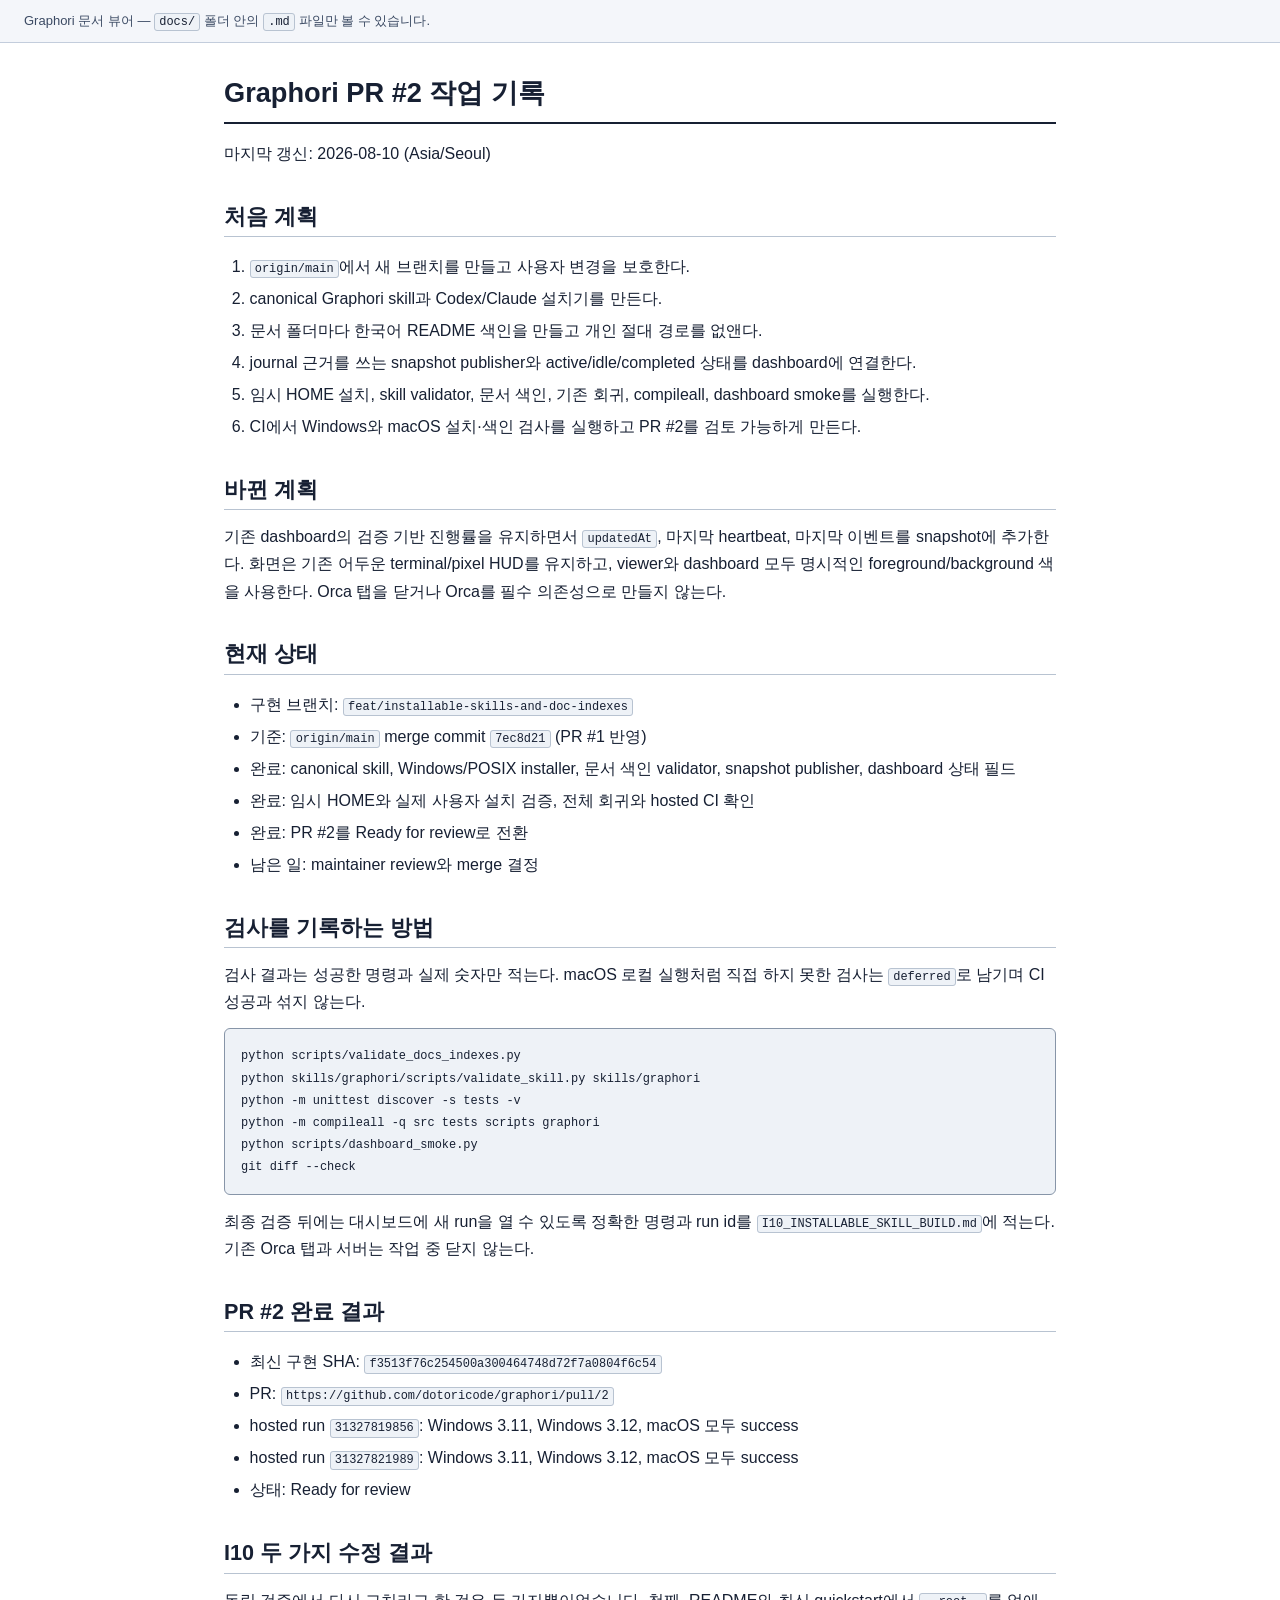
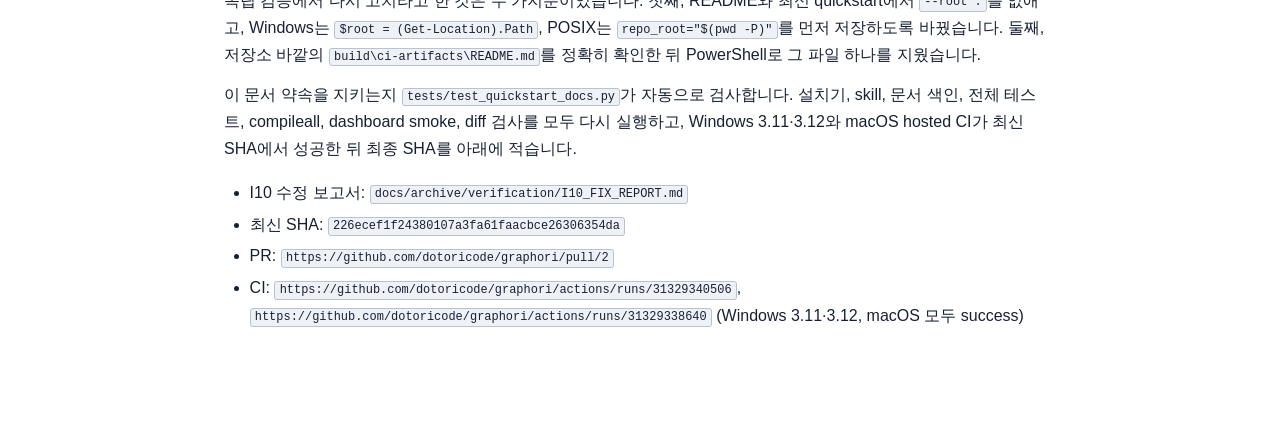
<file: docs/PROCESS_VIEW.html>
<!doctype html>
<html lang="ko">
<head>
<meta charset="utf-8">
<meta name="viewport" content="width=device-width, initial-scale=1">
<meta http-equiv="refresh" content="0; url=DOCS_VIEWER.html?file=PROCESS.md">
<title>Graphori 작업 기록</title>
<style>
  :root { color-scheme: light; }
  html, body { background: #ffffff; color: #172033; }
  body { margin: 0; font-family: "Malgun Gothic", "Apple SD Gothic Neo", "Noto Sans KR", sans-serif; padding: 32px 24px; line-height: 1.7; }
  a { color: #0645ad; }
</style>
</head>
<body>
<!--
  이 페이지는 더 이상 직접 렌더링하지 않는다.
  공용 문서 뷰어(DOCS_VIEWER.html)가 PROCESS.md를 읽고 그리는
  같은 코드를 재사용하도록, 렌더러가 중복되지 않게 이 파일은
  DOCS_VIEWER.html?file=PROCESS.md 로 그대로 이동(redirect)만 한다.
-->
<p>이동 중입니다... 자동으로 이동하지 않으면 아래 링크를 눌러주세요.</p>
<p><a href="DOCS_VIEWER.html?file=PROCESS.md">DOCS_VIEWER.html?file=PROCESS.md 열기</a></p>
<script>
  window.location.replace("DOCS_VIEWER.html?file=PROCESS.md");
</script>
</body>
</html>
</file>
<file: docs/dashboard/tokens.css>
@font-face {
  font-family: "SUIT";
  src: url("./assets/fonts/SUIT-Variable.woff2") format("woff2");
  font-style: normal;
  font-weight: 100 900;
  font-display: swap;
}

:root {
  --font-ui: "SUIT", sans-serif;
  --color-letterbox: #dce5e8;
  --color-paper-soft: #f2f4f1;
  --color-ink: #172321;
  --color-muted: #5f6b68;
  --color-rule-strong: #bac6c2;
  --color-live: #3476c8;
  --color-live-deep: #285c9d;
  --color-blocked: #bf4b43;
  --color-focus: #f2b84a;
  --color-hud: rgba(19, 32, 30, .94);
  --color-hud-text: #f5f4ec;
  --color-hud-muted: #bdc9c5;
  --shadow-hud: 0 10px 26px rgba(20, 34, 33, .24);
  --shadow-panel: 0 24px 64px rgba(20, 34, 33, .28);
}
</file>
<file: docs/dashboard/style.css>
* { box-sizing: border-box; }

:root {
  --hud-height: 44px;
  --stage-gap: 12px;
  --viewport-gutter: 18px;
}

html,
body {
  width: 100%;
  min-width: 320px;
  height: 100%;
  overflow: hidden;
}

body {
  margin: 0;
  color: var(--color-ink);
  background: var(--color-letterbox);
  font-family: var(--font-ui);
}

button,
input { font: inherit; }

button,
a { -webkit-tap-highlight-color: transparent; }

button:focus-visible,
input:focus-visible,
a:focus-visible {
  outline: 3px solid var(--color-focus);
  outline-offset: 3px;
}

[hidden] { display: none !important; }

.live-office {
  position: relative;
  width: 100%;
  height: 100dvh;
  overflow: hidden;
  background: var(--color-letterbox);
}

.live-hud {
  position: absolute;
  top: var(--stage-gap);
  right: var(--viewport-gutter);
  left: var(--viewport-gutter);
  z-index: 50;
  display: grid;
  grid-template-columns: auto minmax(0, 1fr) auto auto auto;
  align-items: center;
  gap: 20px;
  min-height: var(--hud-height);
  padding: 0 16px;
  color: var(--color-hud-text);
  background: var(--color-hud);
  box-shadow: var(--shadow-hud);
}

#office-clock {
  color: var(--color-hud-muted);
  font-size: 12px;
  font-variant-numeric: tabular-nums;
}

.wordmark {
  font-size: 13px;
  font-weight: 900;
  letter-spacing: -.03em;
}

#active-run {
  min-width: 0;
  overflow: hidden;
  color: var(--color-hud-muted);
  font-size: 12px;
  text-overflow: ellipsis;
  white-space: nowrap;
}

.transport-state {
  display: inline-flex;
  align-items: center;
  gap: 8px;
  font-size: 12px;
  font-weight: 760;
  white-space: nowrap;
}

.transport-state i {
  width: 8px;
  height: 8px;
  background: var(--color-live);
}

.transport-state.is-error i { background: var(--color-blocked); }

.graph-summary {
  min-height: 32px;
  padding-inline: 12px;
  border: 0;
  color: var(--color-hud-text);
  background: rgba(255, 255, 255, .12);
  font-size: 12px;
  font-weight: 760;
  cursor: pointer;
}

.graph-summary:hover,
.graph-summary:focus-visible { background: rgba(255, 255, 255, .2); }

.office-viewport {
  position: absolute;
  top: calc(var(--hud-height) + var(--stage-gap) * 2);
  right: var(--viewport-gutter);
  bottom: 0;
  left: var(--viewport-gutter);
  overflow: hidden;
  background: var(--color-letterbox);
  isolation: isolate;
}

.world-scroll-space {
  position: absolute;
  top: 0;
  left: 0;
}

.office-world {
  position: absolute;
  top: 0;
  left: 0;
  width: 1672px;
  height: 941px;
  overflow: hidden;
  transform: translate3d(var(--world-offset-x, 0), var(--world-offset-y, 0), 0) scale(var(--world-scale, 1));
  transform-origin: 0 0;
  will-change: transform;
}

.office-background {
  position: absolute;
  inset: 0;
  z-index: 0;
  display: block;
  width: 1672px;
  height: 941px;
  user-select: none;
}

.environment-layer,
.room-sign-layer,
.actor-layer {
  position: absolute;
  inset: 0;
  width: 1672px;
  height: 941px;
  pointer-events: none;
}

.environment-layer { z-index: 4; }
.room-sign-layer { z-index: 6; }
.actor-layer { z-index: 8; }

.room-sign {
  position: absolute;
  display: grid;
  gap: 4px;
  min-width: 118px;
  min-height: 48px;
  padding: 8px 12px 9px;
  border: 0;
  color: #24322f;
  background: rgba(247, 240, 222, .94);
  box-shadow: 0 5px 14px rgba(75, 58, 43, .16);
  line-height: 1;
  pointer-events: auto;
  cursor: pointer;
  transform: translateY(-100%);
}

.room-sign span { font-size: 16px; font-weight: 850; }
.room-sign small { color: #59635d; font-size: 11px; font-weight: 680; white-space: nowrap; }
.room-sign[data-state="work"] small { color: #245f85; }
.room-sign[data-state="blocked"] small { color: #9d3f38; }
.room-sign[data-state="complete"] small { color: #386a52; }
.room-sign:hover,
.room-sign:focus-visible { color: #1f5d70; background: #fff8e8; }

.office-actor {
  position: absolute;
  width: 96px;
  height: 128px;
  padding: 0;
  border: 0;
  color: inherit;
  background: transparent;
  cursor: pointer;
  pointer-events: auto;
  transform: translate(-48px, -120px);
}

.office-actor-sprite {
  position: absolute;
  inset: 0;
  display: block;
  width: 96px;
  height: 128px;
  background-image: var(--sprite-sheet);
  background-position: calc(var(--sprite-frame, 0) * -96px) 0;
  background-repeat: no-repeat;
  background-size: 576px 128px;
  image-rendering: pixelated;
  filter: sepia(.04) saturate(.92) contrast(.96) drop-shadow(0 2px 1px rgba(72, 61, 51, .18));
}

.actor-dialogue {
  position: absolute;
  bottom: 102px;
  left: 50%;
  z-index: 4;
  display: none;
  width: max-content;
  max-width: 220px;
  padding: 10px 12px;
  color: #26332f;
  background: #fffaf0;
  box-shadow: 0 8px 18px rgba(67, 56, 46, .2);
  font-size: 13px;
  font-weight: 720;
  line-height: 1.35;
  text-align: left;
  transform: translateX(-50%);
}

.actor-dialogue::after {
  position: absolute;
  top: 100%;
  left: 50%;
  width: 12px;
  height: 12px;
  background: #fffaf0;
  content: "";
  transform: translate(-50%, -7px) rotate(45deg);
}

.office-actor.is-speaking { z-index: 1600 !important; }
.office-actor.is-speaking .actor-dialogue { display: block; }
.office-actor[data-kind="lead"] .actor-dialogue { bottom: 112px; background: #edf5f1; }
.office-actor[data-kind="lead"] .actor-dialogue::after { background: #edf5f1; }

.office-actor.is-facing-left .office-actor-sprite { transform: scaleX(-1); }
.office-actor[data-state="moving"] .office-actor-sprite {
  animation: actor-walk-cycle 360ms steps(1, end) infinite;
}

@keyframes actor-walk-cycle {
  0%, 49% { background-position: 0 0; }
  50%, 100% { background-position: -96px 0; }
}

.office-actor:focus-visible { outline-offset: -20px; }

.environment-state {
  position: absolute;
  width: 30px;
  height: 19px;
  border: 3px solid rgba(56, 51, 43, .78);
  opacity: 0;
  background: #4c9abe;
  box-shadow: inset 0 0 0 2px rgba(229, 246, 248, .7), 0 2px 0 rgba(41, 37, 32, .2);
  transform: translate(-50%, -50%);
}

.environment-state[data-state="work"],
.environment-state[data-state="talk"] { opacity: .92; }
.environment-state[data-state="blocked"] { opacity: .95; background: #b65349; }
.environment-state[data-state="complete"] { opacity: .88; background: #4f8065; }

.environment-state[data-state="work"] { animation: equipment-working 900ms steps(2, end) infinite; }

@keyframes equipment-working {
  50% { background: #7bb8cc; box-shadow: inset 0 0 0 2px rgba(244, 252, 251, .9), 0 2px 0 rgba(41, 37, 32, .18); }
}

.environment-state[data-action="research"]::after,
.environment-state[data-action="design"]::after,
.environment-state[data-action="verify"]::after,
.environment-state[data-action="inspect_machine"]::after {
  position: absolute;
  inset: 4px;
  border-top: 2px solid rgba(255, 255, 255, .85);
  border-bottom: 2px solid rgba(255, 255, 255, .65);
  content: "";
}

.environment-state[data-state="blocked"]::before,
.environment-state[data-state="blocked"]::after {
  position: absolute;
  top: 7px;
  left: 5px;
  width: 14px;
  height: 2px;
  background: #fff0d7;
  content: "";
  transform: rotate(45deg);
}
.environment-state[data-state="blocked"]::after { transform: rotate(-45deg); }

.debug-layer {
  position: absolute;
  inset: 0;
  display: none;
  width: 1672px;
  height: 941px;
}

body[data-debug-world="true"] .debug-layer { display: block; }

.world-debug {
  overflow: visible;
  pointer-events: none;
}

.debug-geometry { z-index: 10; }
.debug-actor-layer { z-index: 20; pointer-events: auto; }
.debug-markers { z-index: 30; }

body[data-debug-world="true"] .actor-layer,
body[data-debug-world="true"] .environment-layer,
body[data-debug-world="true"] .room-sign-layer { display: none; }

.debug-actor {
  position: absolute;
  top: var(--actor-y);
  left: var(--actor-x);
  width: 62px;
  height: 82px;
  padding: 0;
  border: 0;
  color: inherit;
  background: transparent;
  cursor: pointer;
  transform: translate(-50%, -100%);
}

.debug-actor-sprite {
  position: absolute;
  inset: 0;
  display: block;
  background-image: url("./assets/graphori-human-team-v4.png");
  background-position: var(--sprite-x) var(--sprite-y);
  background-repeat: no-repeat;
  background-size: 800% 500%;
  image-rendering: pixelated;
  filter: drop-shadow(0 2px 1px rgba(16, 29, 28, .35));
}

.debug-actor-id {
  position: absolute;
  bottom: calc(100% + 5px);
  left: 50%;
  padding: 4px 6px;
  color: #fff;
  background: rgba(17, 28, 29, .92);
  font-size: 11px;
  font-weight: 800;
  line-height: 1;
  white-space: nowrap;
  transform: translateX(-50%);
}

.debug-actor-id small {
  display: block;
  margin-top: 3px;
  color: rgba(255, 255, 255, .72);
  font-size: 8px;
  font-weight: 600;
}

.debug-actor[aria-pressed="true"] .debug-actor-id small { color: rgba(20, 32, 30, .72); }

.debug-actor[aria-pressed="true"] .debug-actor-id { color: #14201e; background: #ffd530; }

.debug-room { fill: transparent; stroke: rgba(255, 255, 255, .9); stroke-width: 3; stroke-dasharray: 10 8; }
.debug-walkable { fill: rgba(45, 180, 92, .28); stroke: rgba(23, 122, 58, .88); stroke-width: 2; }
.debug-blocked { fill: rgba(222, 54, 48, .38); stroke: rgba(139, 23, 19, .95); stroke-width: 2; }
.debug-door { fill: none; stroke: #ffd530; stroke-width: 7; stroke-linecap: square; }
.debug-z-zone { fill: rgba(132, 77, 201, .13); stroke: rgba(98, 46, 164, .82); stroke-width: 2; stroke-dasharray: 5 5; }
.debug-path { fill: none; stroke: #fff; stroke-width: 2.5; stroke-linecap: round; stroke-linejoin: round; paint-order: stroke; filter: drop-shadow(0 1px 1px rgba(0, 0, 0, .8)); }
.debug-anchor { fill: #2678ff; stroke: #fff; stroke-width: 2; }
.debug-interaction { fill: #27d9df; stroke: #063f49; stroke-width: 2; }
.debug-foot { fill: #a43ee8; stroke: #fff; stroke-width: 2; }
.debug-actor-radius { fill: rgba(164, 62, 232, .18); stroke: rgba(164, 62, 232, .95); stroke-width: 1.5; }
.debug-destination { fill: #2678ff; stroke: #fff; stroke-width: 4; }
.debug-facing { fill: none; stroke: #27d9df; stroke-width: 3; marker-end: url(#debug-arrow); }
.debug-label {
  fill: #fff;
  paint-order: stroke;
  stroke: rgba(17, 28, 29, .95);
  stroke-width: 5;
  stroke-linejoin: round;
  font-family: var(--font-ui);
  font-size: 16px;
  font-weight: 800;
}

.debug-point-label,
.debug-anchor-label,
.debug-door-label {
  fill: #fff;
  paint-order: stroke;
  stroke: rgba(17, 28, 29, .96);
  stroke-width: 4;
  font-family: var(--font-ui);
  font-size: 11px;
  font-weight: 700;
}

body[data-debug-walkable="false"] .debug-walkable,
body[data-debug-blocked="false"] .debug-blocked,
body[data-debug-doors="false"] .debug-door,
body[data-debug-doors="false"] .debug-door-label,
body[data-debug-anchors="false"] .debug-anchor,
body[data-debug-anchors="false"] .debug-interaction,
body[data-debug-anchors="false"] .debug-facing,
body:not([data-debug-anchor-names="true"]) .debug-anchor-label,
body:not([data-debug-anchor-names="true"]) .debug-point-label,
body:not([data-debug-anchor-names="true"]) .debug-door-label,
body[data-debug-actors="false"] .debug-actor-layer,
body[data-debug-actors="false"] .debug-foot,
body:not([data-debug-actor-names="true"]) .debug-actor-id,
body[data-debug-actor-radius="false"] .debug-actor-radius,
body[data-debug-path="false"] .debug-path,
body[data-debug-path="false"] .debug-destination,
body:not([data-debug-rooms="true"]) .debug-room,
body:not([data-debug-rooms="true"]) .debug-label,
body:not([data-debug-rooms="true"]) .debug-z-zone { display: none; }

.connect-panel {
  position: absolute;
  top: 50%;
  left: clamp(20px, 5vw, 72px);
  z-index: 40;
  width: min(420px, 32vw);
  max-width: 420px;
  min-width: 330px;
  padding: 28px;
  background: rgba(255, 255, 255, .94);
  box-shadow: var(--shadow-panel);
  transform: translateY(-50%);
}

.connect-brand {
  display: block;
  color: var(--color-live-deep);
  font-size: 12px;
  font-weight: 900;
  letter-spacing: -.02em;
}

.connect-panel h1 {
  margin: 8px 0 0;
  font-size: clamp(32px, 3.4vw, 48px);
  line-height: 1;
  letter-spacing: -.035em;
}

.connect-panel > p {
  max-width: 34ch;
  margin: 18px 0 0;
  color: var(--color-muted);
  font-size: 14px;
  line-height: 1.65;
}

.connect-panel form {
  display: grid;
  grid-template-columns: minmax(0, 1fr) auto;
  gap: 8px;
  margin-top: 24px;
}

.connect-panel label {
  grid-column: 1 / -1;
  font-size: 12px;
  font-weight: 760;
}

.connect-panel input,
.connect-panel button {
  min-height: 44px;
  border: 0;
}

.connect-panel input {
  min-width: 0;
  padding: 0 12px;
  border-bottom: 2px solid var(--color-rule-strong);
  color: var(--color-ink);
  background: var(--color-paper-soft);
}

.connect-panel button {
  padding: 0 18px;
  color: #fff;
  background: var(--color-live-deep);
  cursor: pointer;
  font-weight: 800;
}

.connect-panel button:hover { background: var(--color-live); }

.connect-panel > a {
  display: inline-block;
  margin-top: 18px;
  color: var(--color-live-deep);
  font-size: 13px;
  font-weight: 760;
  text-underline-offset: 4px;
}

.connect-panel .connect-status {
  margin-top: 12px;
  color: var(--color-muted);
  font-size: 12px;
}

.live-footer {
  position: absolute;
  right: var(--viewport-gutter);
  bottom: 10px;
  left: var(--viewport-gutter);
  z-index: 48;
  display: grid;
  grid-template-columns: minmax(0, 1fr) minmax(220px, 28vw);
  align-items: center;
  gap: 24px;
  min-height: 50px;
  padding: 0 16px;
  color: var(--color-hud-text);
  background: var(--color-hud);
  box-shadow: var(--shadow-hud);
}

@media (min-width: 701px) and (min-height: 700px) {
  .office-viewport { bottom: 70px; background: #fff; }
}

body[data-ui-state="live"] .office-viewport { bottom: 70px; }

.event-ticker {
  display: grid;
  grid-template-columns: auto auto minmax(0, 1fr);
  align-items: center;
  gap: 13px;
  min-width: 0;
  padding: 0;
  border: 0;
  color: inherit;
  background: transparent;
  cursor: pointer;
  text-align: left;
}

.event-ticker time,
.event-ticker span {
  color: var(--color-hud-muted);
  font-size: 11px;
  white-space: nowrap;
}

.event-ticker span { font-family: ui-monospace, SFMono-Regular, Menlo, monospace; }
.event-ticker strong { overflow: hidden; font-size: 13px; font-weight: 650; text-overflow: ellipsis; white-space: nowrap; }

.verified-progress {
  display: grid;
  grid-template-columns: auto minmax(90px, 1fr);
  align-items: center;
  gap: 12px;
  font-size: 12px;
  font-weight: 760;
}

.progress-track { height: 5px; overflow: hidden; background: rgba(255, 255, 255, .16); }
.progress-track i { display: block; width: 0; height: 100%; background: #d6ad51; }

.office-inspector {
  position: fixed;
  top: 70px;
  right: 18px;
  z-index: 70;
  width: min(330px, calc(100vw - 36px));
  max-height: calc(100dvh - 148px);
  overflow: auto;
  padding: 22px;
  color: #1d2b28;
  background: rgba(248, 246, 239, .97);
  box-shadow: 0 18px 42px rgba(21, 35, 33, .28);
  contain: layout paint;
}

.inspector-close {
  float: right;
  padding: 3px 0;
  border: 0;
  color: #596560;
  background: transparent;
  cursor: pointer;
  font-size: 12px;
}

.inspector-kicker { margin: 0; color: #35667a; font-size: 11px; font-weight: 820; }
.office-inspector h2 { clear: both; margin: 8px 0 20px; font-size: 24px; line-height: 1.2; letter-spacing: -.025em; }
.inspector-body { display: grid; gap: 0; }
.inspector-row { display: grid; gap: 4px; padding: 12px 0; border-top: 1px solid #d8d8ce; }
.inspector-row span { color: #65706c; font-size: 11px; }
.inspector-row strong { font-size: 13px; font-weight: 650; line-height: 1.45; overflow-wrap: anywhere; }
.inspector-row .is-mono { font-family: ui-monospace, SFMono-Regular, Menlo, monospace; font-size: 11px; }

.debug-legend {
  position: fixed;
  right: 18px;
  bottom: 18px;
  z-index: 60;
  display: grid;
  grid-template-columns: repeat(2, minmax(0, 1fr));
  gap: 8px 16px;
  width: min(380px, calc(100vw - 36px));
  padding: 14px 16px;
  color: #fff;
  background: rgba(17, 28, 29, .94);
  box-shadow: var(--shadow-hud);
}

.debug-legend button,
.path-inspector button,
.path-inspector select {
  min-height: 36px;
  border: 0;
  font: inherit;
}

.debug-legend > button {
  grid-column: 1 / -1;
  color: var(--color-hud-muted);
  background: transparent;
  cursor: pointer;
  text-align: left;
}

.debug-legend.is-collapsed .debug-toggles { display: none; }

.path-inspector {
  position: fixed;
  right: 18px;
  bottom: 190px;
  z-index: 60;
  width: min(430px, calc(100vw - 36px));
  padding: 14px 16px;
  color: #fff;
  background: rgba(17, 28, 29, .94);
  box-shadow: var(--shadow-hud);
}

.path-inspector-heading {
  display: flex;
  align-items: center;
  justify-content: space-between;
  gap: 16px;
}

.path-inspector-heading strong { font-size: 12px; }
.path-inspector-heading output { color: var(--color-hud-muted); font-size: 11px; text-align: right; }
.path-controls { display: grid; grid-template-columns: auto minmax(0, 1fr) auto; align-items: center; gap: 7px 9px; margin-top: 12px; }
.path-controls label { color: var(--color-hud-muted); font-size: 11px; }
.path-controls select { min-width: 0; padding: 0 8px; color: #172321; background: #fff; }
.path-controls button { grid-column: 3; grid-row: 1 / span 2; padding: 0 12px; color: #172321; background: #ffd530; cursor: pointer; font-weight: 800; }
.path-controls #play-path { grid-column: 2; grid-row: 3; justify-self: start; padding: 0 12px; color: #fff; background: #2678ff; }
.path-controls #play-path:disabled { cursor: wait; opacity: .55; }
.path-presets { display: flex; flex-wrap: wrap; gap: 6px; margin-top: 10px; }
.path-presets button { padding: 0 9px; color: #fff; background: #33413e; cursor: pointer; font-size: 11px; }
.path-presets button:hover { background: #42534f; }

.debug-legend strong {
  grid-column: 1 / -1;
  font-size: 12px;
  letter-spacing: .02em;
}

.debug-toggles {
  display: grid;
  grid-column: 1 / -1;
  grid-template-columns: repeat(2, minmax(0, 1fr));
  gap: 7px 12px;
}

.debug-toggles label {
  display: flex;
  align-items: center;
  gap: 8px;
  font-size: 11px;
}

.debug-toggles input { margin: 0; accent-color: #ffd530; }

.debug-legend i {
  width: 14px;
  height: 10px;
  flex: 0 0 auto;
}

.legend-walkable { background: rgba(45, 180, 92, .8); }
.legend-blocked { background: rgba(222, 54, 48, .8); }
.legend-door { background: #ffd530; }
.legend-anchor { background: #2678ff; }
.legend-interaction { background: #27d9df; }
.legend-foot { background: #a43ee8; }
.legend-radius { border: 2px solid #a43ee8; border-radius: 50%; background: rgba(164, 62, 232, .18); }
.legend-room { border: 1px dashed #fff; background: transparent; }
.legend-path { height: 3px !important; background: #fff; }

@media (max-width: 700px) {
  :root { --stage-gap: 8px; --viewport-gutter: 10px; }
  .live-hud { gap: 10px; padding-inline: 12px; }
  .live-hud { grid-template-columns: auto minmax(0, 1fr) auto auto; }
  .graph-summary { display: none; }
  #office-clock { display: none; }
  .connect-panel {
    top: auto;
    right: 14px;
    bottom: 14px;
    left: 14px;
    width: auto;
    min-width: 0;
    padding: 20px;
    transform: none;
  }
  .connect-panel h1 { font-size: 32px; }
  .connect-panel > p { margin-top: 12px; }
  .connect-panel form { margin-top: 16px; }
  .debug-legend { right: 10px; bottom: 10px; left: 10px; width: auto; }
  .path-inspector { right: 10px; bottom: 180px; left: 10px; width: auto; }
  .debug-actor-id { display: none; }
  .live-footer { right: 10px; bottom: 8px; left: 10px; grid-template-columns: minmax(0, 1fr); gap: 5px; padding: 8px 12px; }
  body[data-ui-state="live"] .office-viewport { bottom: 82px; }
  .event-ticker { grid-template-columns: auto minmax(0, 1fr); }
  .event-ticker time { display: none; }
  .event-ticker strong { grid-column: 1 / -1; }
  .verified-progress { grid-template-columns: auto minmax(0, 1fr); }
  .office-inspector { top: auto; right: 10px; bottom: 84px; left: 10px; width: auto; max-height: 55dvh; }
  .office-viewport.is-mobile-pan {
    overflow-x: auto;
    overflow-y: hidden;
    overscroll-behavior-x: contain;
    scrollbar-width: none;
    touch-action: pan-x;
  }
  .office-viewport.is-mobile-pan::-webkit-scrollbar { display: none; }
}

@media (prefers-reduced-motion: reduce) {
  *,
  *::before,
  *::after {
    scroll-behavior: auto !important;
    transition-duration: .01ms !important;
    animation-duration: .01ms !important;
    animation-iteration-count: 1 !important;
  }
}
</file>
<file: tokens.css>
@font-face {
  font-family: "SUIT";
  src: url("assets/fonts/SUIT-Variable.woff2") format("woff2");
  font-style: normal;
  font-weight: 100 900;
  font-display: swap;
}

:root {
  /* One local face keeps the dashboard and the lesson in the same voice. */
  --font-ui: "SUIT", sans-serif;

  /* A paper-white dispatch room: ink, cobalt and signal orange. */
  --color-ink: #162224;
  --color-ink-deep: #0d1719;
  --color-surface: #ffffff;
  --color-surface-raised: #ffffff;
  --color-surface-soft: #f5f6f2;
  --color-text: #182124;
  --color-text-muted: #526064;
  --color-text-dim: #596769;
  --color-line: #c5cbc4;
  --color-line-soft: #d9ddd6;
  --color-grid: #314345;

  --color-cyan: #1e5cc8;
  --color-cyan-deep: #16458f;
  --color-cyan-panel: #d9e5f8;
  --color-cyan-panel-deep: #c8daf3;
  --color-cyan-glow: rgb(30 92 200 / 16%);
  --color-cyan-wash: rgb(30 92 200 / 9%);
  --color-amber: #86540d;
  --color-amber-wash: #f4e6c8;
  --color-amber-rule: #d5b46f;
  --color-amber-ring: rgb(169 110 22 / 18%);
  --color-violet: #70519c;
  --color-violet-panel: #e6def0;
  --color-violet-wash: #f0eaf5;
  --color-pink: #c94e40;
  --color-pink-wash: #f6dfda;
  --color-green: #2d715b;
  --color-green-ring: rgb(45 113 91 / 17%);
  --color-green-panel: #dbe9df;
  --color-red: #c94e40;
  --color-accent-ink: #ffffff;

  /* Pixel office materials. These stay saturated so activity is visible without glow. */
  --color-office: #263a3b;
  --color-office-working: #315a52;
  --color-office-done: #3a5d4d;
  --color-lens: #81b6c2;
  --color-black-pixel: #111719;
  --color-skin-light: #f5b49e;
  --color-skin-mid: #d87c68;
  --color-skin-deep: #a94f46;
  --color-hair-dark: #1b2024;
  --color-hair-brown: #5d3e2b;
  --color-hair-violet: #4d376a;
  --color-hair-teal: #1d5653;
  --color-shirt-blue: #285ca8;
  --color-shirt-rose: #9d4c56;
  --color-shirt-gold: #b47c25;
  --color-shirt-green: #3f785d;
  --color-desk: #a36f3f;
  --color-desk-dark: #624329;
  --color-paper: #f3ead7;
  --color-paper-shadow: #c9a86a;
  --color-screen: #7eaeb7;

  --space-1: 0.25rem;
  --space-2: 0.5rem;
  --space-3: 0.75rem;
  --space-4: 1rem;
  --space-5: 1.25rem;
  --space-6: 1.5rem;
  --space-8: 2rem;
  --space-10: 2.5rem;
  --space-12: 3rem;
  --space-16: 4rem;
  --space-20: 5rem;

  --text-xs: 0.75rem;
  --text-sm: 0.875rem;
  --text-md: 1rem;
  --text-lg: 1.2rem;
  --text-xl: 1.65rem;
  --text-2xl: clamp(1.8rem, 3.8vw, 3rem);
  --text-display: clamp(2.35rem, 5vw, 3.9rem);

  --radius-sm: 2px;
  --radius-md: 4px;
  --radius-lg: 6px;
  --radius-xl: 8px;
  --rule: 1px solid var(--color-line-soft);
  --shadow-soft: 0 12px 26px rgb(17 30 32 / 12%);
  --ease-out: cubic-bezier(0.16, 1, 0.3, 1);
  --ease-in: cubic-bezier(0.7, 0, 0.84, 0);
  --ease-in-out: cubic-bezier(0.65, 0, 0.35, 1);
  --dur-fast: 140ms;
  --dur-mid: 260ms;
}
</file>
